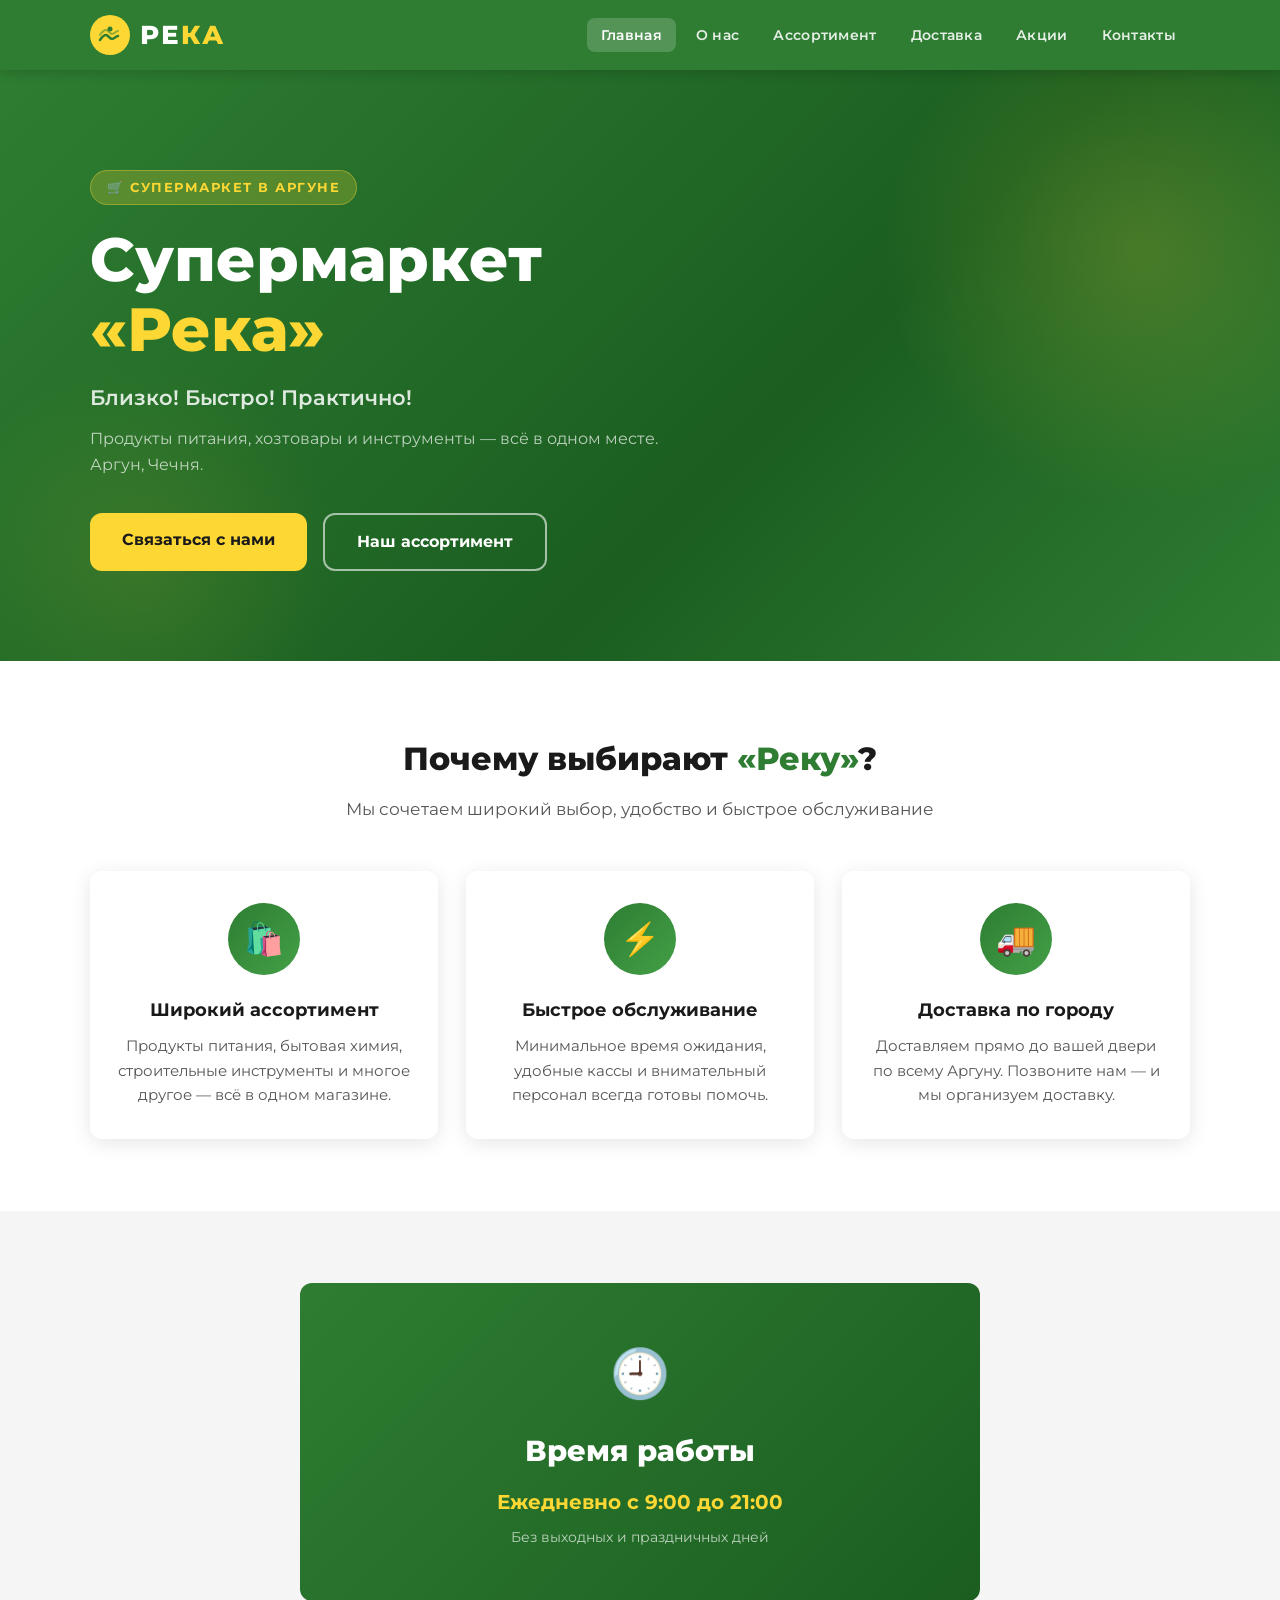
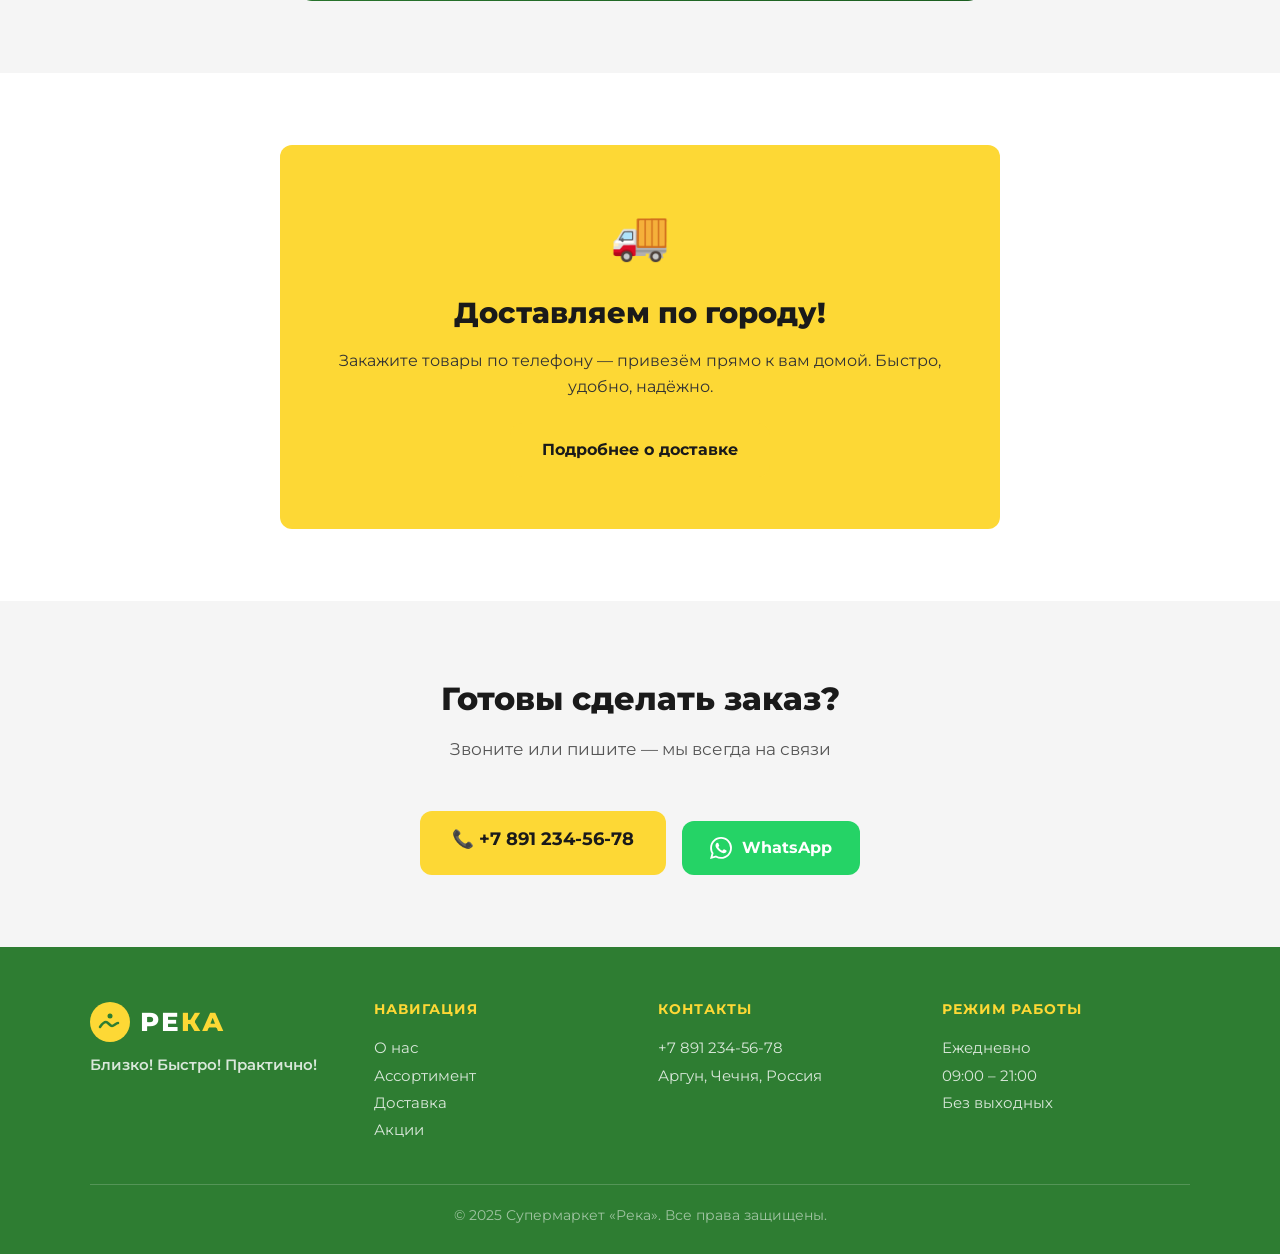
<file: index.html>
<!DOCTYPE html>
<html lang="ru">
<head>
  <meta charset="UTF-8" />
  <meta name="viewport" content="width=device-width, initial-scale=1.0" />
  <title>Супермаркет «Река» — Аргун, Чечня</title>
  <meta name="description" content="Супермаркет Река в Аргуне — продукты питания, хозтовары, инструменты. Ежедневно с 9:00 до 21:00. Доставка по городу." />
  <link rel="stylesheet" href="css/style.css" />
</head>
<body>

  <!-- ── Navbar ── -->
  <nav class="navbar">
    <div class="container navbar__inner">
      <a href="index.html" class="logo">
        <div class="logo__icon">
          <svg viewBox="0 0 24 24" fill="none" xmlns="http://www.w3.org/2000/svg">
            <path d="M2 17c2-3 4-5 6-5s4 4 6 4 4-3 6-3" stroke="#2E7D32" stroke-width="2.5" stroke-linecap="round"/>
            <path d="M2 12c2-3 4-5 6-5s4 4 6 4 4-3 6-3" stroke="#2E7D32" stroke-width="2" stroke-linecap="round" opacity=".5"/>
            <circle cx="12" cy="6" r="2.5" fill="#2E7D32"/>
          </svg>
        </div>
        <span class="logo__text">РЕ<span>КА</span></span>
      </a>
      <ul class="nav-links">
        <li><a href="index.html">Главная</a></li>
        <li><a href="about.html">О нас</a></li>
        <li><a href="assortment.html">Ассортимент</a></li>
        <li><a href="delivery.html">Доставка</a></li>
        <li><a href="promotions.html">Акции</a></li>
        <li><a href="contacts.html">Контакты</a></li>
      </ul>
      <button class="hamburger" aria-label="Меню">
        <span></span><span></span><span></span>
      </button>
    </div>
    <div class="mobile-menu">
      <a href="index.html">Главная</a>
      <a href="about.html">О нас</a>
      <a href="assortment.html">Ассортимент</a>
      <a href="delivery.html">Доставка</a>
      <a href="promotions.html">Акции</a>
      <a href="contacts.html">Контакты</a>
    </div>
  </nav>

  <!-- ── Hero ── -->
  <section class="hero">
    <div class="container">
      <div class="hero__content">
        <div class="hero__badge">🛒 Супермаркет в Аргуне</div>
        <h1 class="hero__title">Супермаркет<br><span>«Река»</span></h1>
        <p class="hero__tagline">Близко! Быстро! Практично!</p>
        <p class="hero__sub">Продукты питания, хозтовары и инструменты — всё в одном месте.<br>Аргун, Чечня.</p>
        <div class="hero__actions">
          <a href="contacts.html" class="btn btn-primary">Связаться с нами</a>
          <a href="assortment.html" class="btn btn-outline" style="color:#fff;border-color:rgba(255,255,255,.6);">Наш ассортимент</a>
        </div>
      </div>
    </div>
  </section>

  <!-- ── Why Us ── -->
  <section class="section">
    <div class="container">
      <h2 class="section-title">Почему выбирают <span>«Реку»</span>?</h2>
      <p class="section-subtitle">Мы сочетаем широкий выбор, удобство и быстрое обслуживание</p>
      <div class="features-grid">
        <div class="card feature-card">
          <div class="feature-card__icon">🛍️</div>
          <h3>Широкий ассортимент</h3>
          <p>Продукты питания, бытовая химия, строительные инструменты и многое другое — всё в одном магазине.</p>
        </div>
        <div class="card feature-card">
          <div class="feature-card__icon">⚡</div>
          <h3>Быстрое обслуживание</h3>
          <p>Минимальное время ожидания, удобные кассы и внимательный персонал всегда готовы помочь.</p>
        </div>
        <div class="card feature-card">
          <div class="feature-card__icon">🚚</div>
          <h3>Доставка по городу</h3>
          <p>Доставляем прямо до вашей двери по всему Аргуну. Позвоните нам — и мы организуем доставку.</p>
        </div>
      </div>
    </div>
  </section>

  <!-- ── Working Hours ── -->
  <section class="section section--light">
    <div class="container">
      <div class="hours-block">
        <div class="hours-block__icon">🕘</div>
        <h2>Время работы</h2>
        <p>Ежедневно с 9:00 до 21:00</p>
        <small>Без выходных и праздничных дней</small>
      </div>
    </div>
  </section>

  <!-- ── Delivery Teaser ── -->
  <section class="section">
    <div class="container">
      <div class="delivery-teaser">
        <div class="delivery-teaser__icon">🚚</div>
        <h2>Доставляем по городу!</h2>
        <p>Закажите товары по телефону — привезём прямо к вам домой. Быстро, удобно, надёжно.</p>
        <a href="delivery.html" class="btn btn-primary">Подробнее о доставке</a>
      </div>
    </div>
  </section>

  <!-- ── CTA Strip ── -->
  <section class="section section--light">
    <div class="container" style="text-align:center;">
      <h2 class="section-title">Готовы сделать заказ?</h2>
      <p class="section-subtitle">Звоните или пишите — мы всегда на связи</p>
      <div style="display:flex;gap:16px;justify-content:center;flex-wrap:wrap;">
        <a href="tel:+78912345678" class="btn btn-primary" style="font-size:1.1rem;">📞 +7 891 234-56-78</a>
        <a href="https://wa.me/78912345678" target="_blank" rel="noopener" class="whatsapp-btn">
          <svg viewBox="0 0 24 24" xmlns="http://www.w3.org/2000/svg"><path d="M17.472 14.382c-.297-.149-1.758-.867-2.03-.967-.273-.099-.471-.148-.67.15-.197.297-.767.966-.94 1.164-.173.199-.347.223-.644.075-.297-.15-1.255-.463-2.39-1.475-.883-.788-1.48-1.761-1.653-2.059-.173-.297-.018-.458.13-.606.134-.133.298-.347.446-.52.149-.174.198-.298.298-.497.099-.198.05-.371-.025-.52-.075-.149-.669-1.612-.916-2.207-.242-.579-.487-.5-.669-.51-.173-.008-.371-.01-.57-.01-.198 0-.52.074-.792.372-.272.297-1.04 1.016-1.04 2.479 0 1.462 1.065 2.875 1.213 3.074.149.198 2.096 3.2 5.077 4.487.709.306 1.262.489 1.694.625.712.227 1.36.195 1.871.118.571-.085 1.758-.719 2.006-1.413.248-.694.248-1.289.173-1.413-.074-.124-.272-.198-.57-.347m-5.421 7.403h-.004a9.87 9.87 0 01-5.031-1.378l-.361-.214-3.741.982.998-3.648-.235-.374a9.86 9.86 0 01-1.51-5.26c.001-5.45 4.436-9.884 9.888-9.884 2.64 0 5.122 1.03 6.988 2.898a9.825 9.825 0 012.893 6.994c-.003 5.45-4.437 9.884-9.885 9.884m8.413-18.297A11.815 11.815 0 0012.05 0C5.495 0 .16 5.335.157 11.892c0 2.096.547 4.142 1.588 5.945L.057 24l6.305-1.654a11.882 11.882 0 005.683 1.448h.005c6.554 0 11.89-5.335 11.893-11.893a11.821 11.821 0 00-3.48-8.413Z"/></svg>
          WhatsApp
        </a>
      </div>
    </div>
  </section>

  <!-- ── Footer ── -->
  <footer class="footer">
    <div class="container">
      <div class="footer__grid">
        <div class="footer__col">
          <a href="index.html" class="logo footer__logo">
            <div class="logo__icon">
              <svg viewBox="0 0 24 24" fill="none" xmlns="http://www.w3.org/2000/svg">
                <path d="M2 17c2-3 4-5 6-5s4 4 6 4 4-3 6-3" stroke="#2E7D32" stroke-width="2.5" stroke-linecap="round"/>
                <circle cx="12" cy="6" r="2.5" fill="#2E7D32"/>
              </svg>
            </div>
            <span class="logo__text">РЕ<span>КА</span></span>
          </a>
          <p class="footer__tagline">Близко! Быстро! Практично!</p>
        </div>
        <div class="footer__col">
          <h4>Навигация</h4>
          <a href="about.html" style="display:block">О нас</a>
          <a href="assortment.html" style="display:block">Ассортимент</a>
          <a href="delivery.html" style="display:block">Доставка</a>
          <a href="promotions.html" style="display:block">Акции</a>
        </div>
        <div class="footer__col">
          <h4>Контакты</h4>
          <a href="tel:+78912345678">+7 891 234-56-78</a>
          <p>Аргун, Чечня, Россия</p>
        </div>
        <div class="footer__col">
          <h4>Режим работы</h4>
          <p>Ежедневно<br>09:00 – 21:00<br>Без выходных</p>
        </div>
      </div>
      <div class="footer__bottom">
        © 2025 Супермаркет «Река». Все права защищены.
      </div>
    </div>
  </footer>

  <script src="js/main.js"></script>
</body>
</html>
</file>
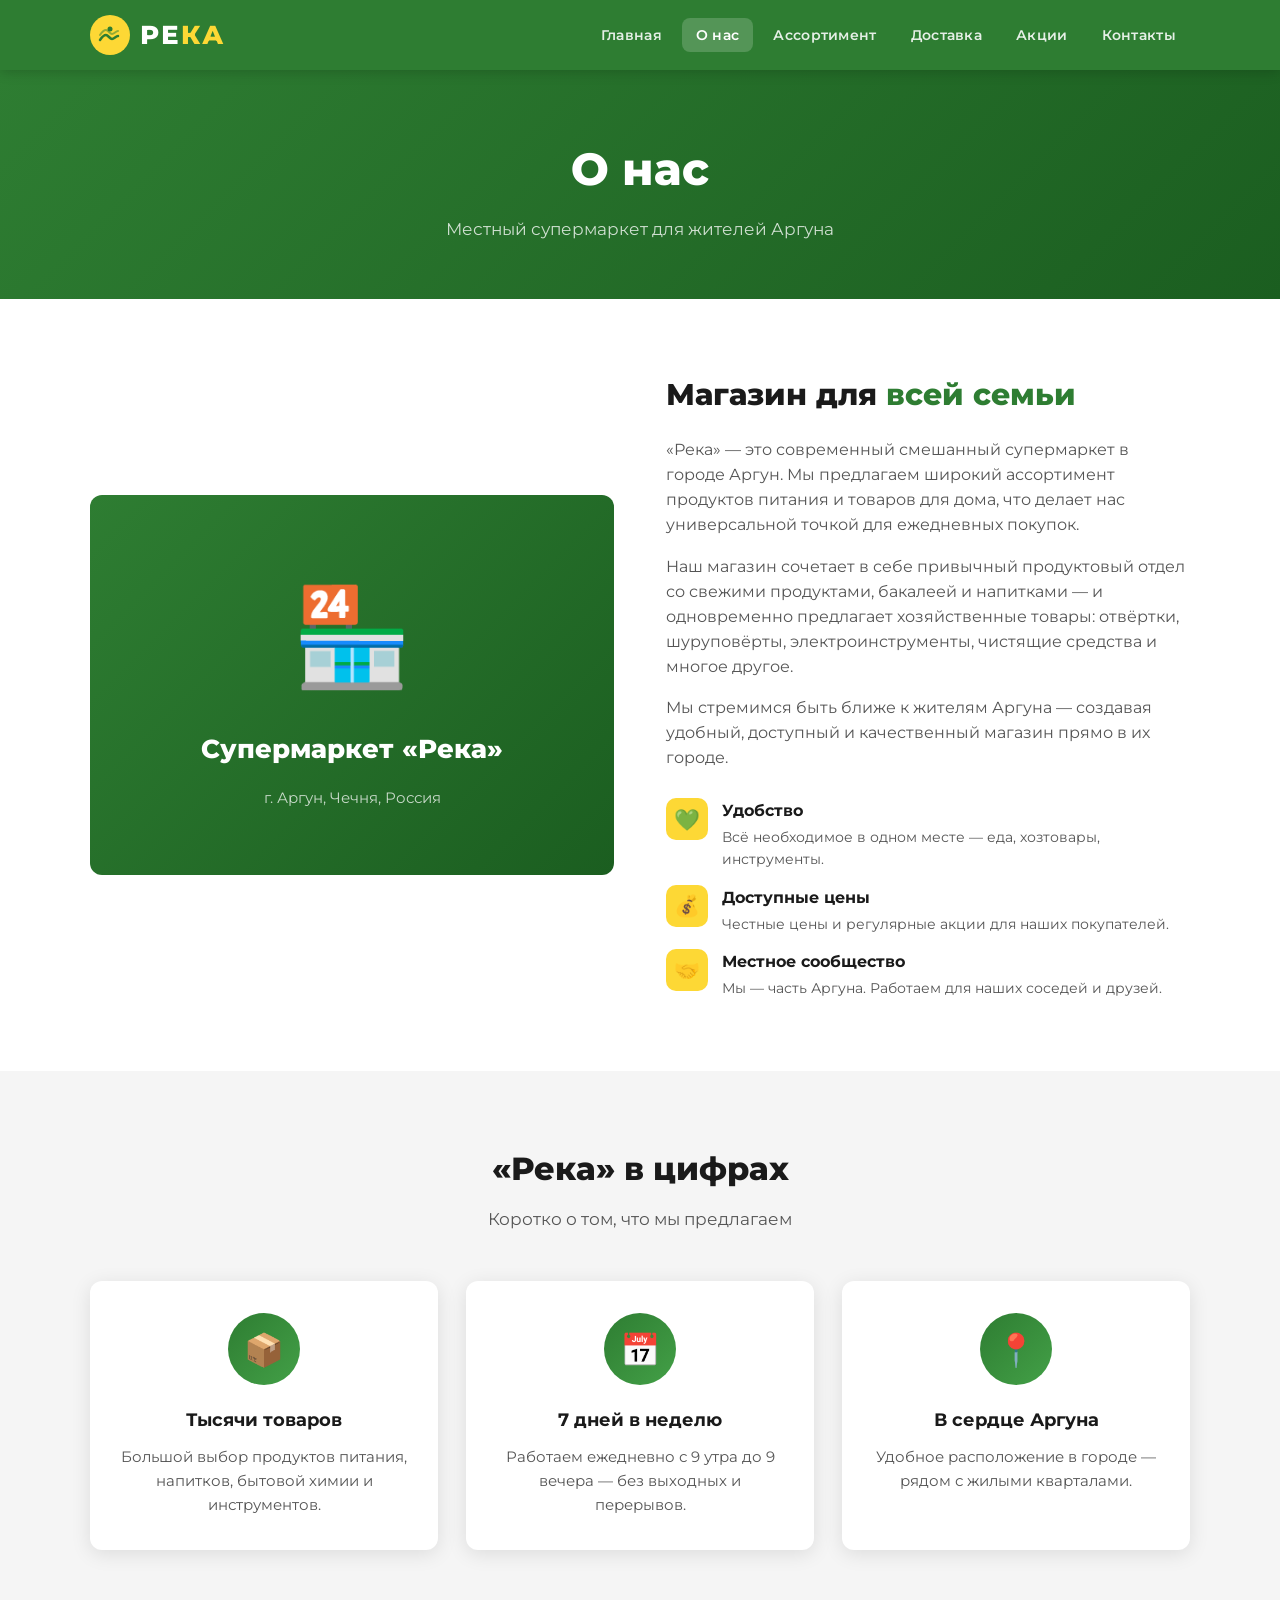
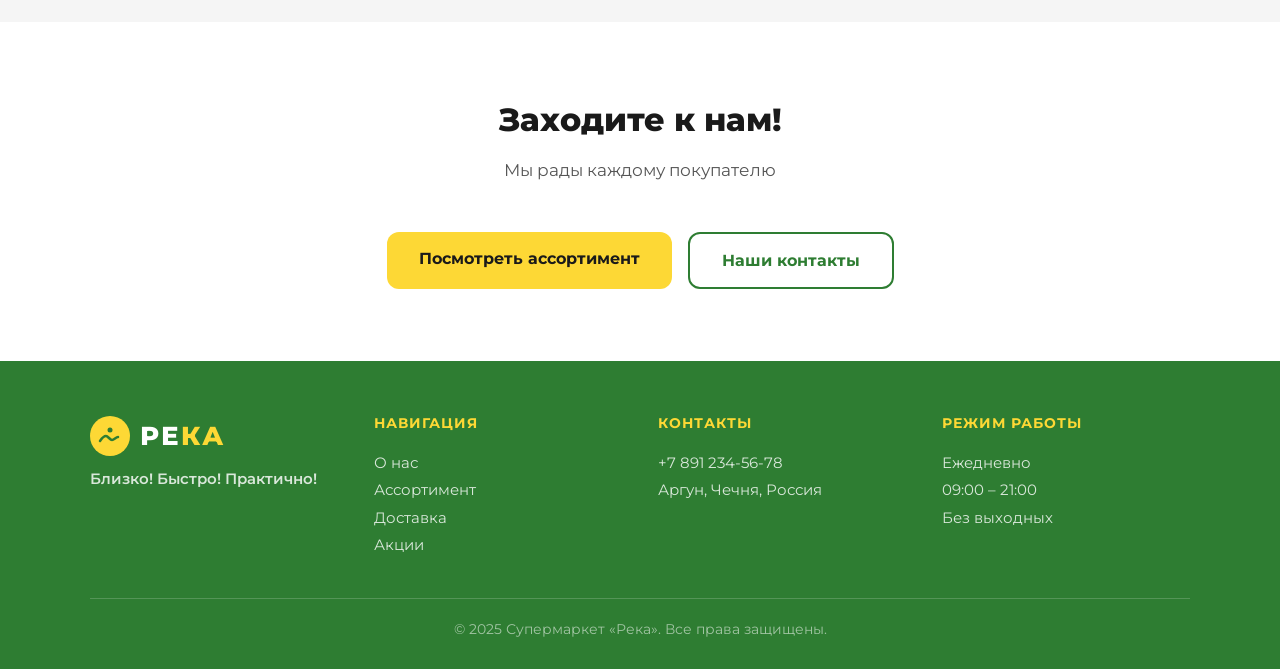
<file: about.html>
<!DOCTYPE html>
<html lang="ru">
<head>
  <meta charset="UTF-8" />
  <meta name="viewport" content="width=device-width, initial-scale=1.0" />
  <title>О нас — Супермаркет «Река»</title>
  <meta name="description" content="Узнайте больше о супермаркете Река в Аргуне, Чечня — наши ценности, история и ассортимент." />
  <link rel="stylesheet" href="css/style.css" />
</head>
<body>

  <!-- ── Navbar ── -->
  <nav class="navbar">
    <div class="container navbar__inner">
      <a href="index.html" class="logo">
        <div class="logo__icon">
          <svg viewBox="0 0 24 24" fill="none" xmlns="http://www.w3.org/2000/svg">
            <path d="M2 17c2-3 4-5 6-5s4 4 6 4 4-3 6-3" stroke="#2E7D32" stroke-width="2.5" stroke-linecap="round"/>
            <path d="M2 12c2-3 4-5 6-5s4 4 6 4 4-3 6-3" stroke="#2E7D32" stroke-width="2" stroke-linecap="round" opacity=".5"/>
            <circle cx="12" cy="6" r="2.5" fill="#2E7D32"/>
          </svg>
        </div>
        <span class="logo__text">РЕ<span>КА</span></span>
      </a>
      <ul class="nav-links">
        <li><a href="index.html">Главная</a></li>
        <li><a href="about.html">О нас</a></li>
        <li><a href="assortment.html">Ассортимент</a></li>
        <li><a href="delivery.html">Доставка</a></li>
        <li><a href="promotions.html">Акции</a></li>
        <li><a href="contacts.html">Контакты</a></li>
      </ul>
      <button class="hamburger" aria-label="Меню">
        <span></span><span></span><span></span>
      </button>
    </div>
    <div class="mobile-menu">
      <a href="index.html">Главная</a>
      <a href="about.html">О нас</a>
      <a href="assortment.html">Ассортимент</a>
      <a href="delivery.html">Доставка</a>
      <a href="promotions.html">Акции</a>
      <a href="contacts.html">Контакты</a>
    </div>
  </nav>

  <!-- ── Page Hero ── -->
  <section class="page-hero">
    <div class="container">
      <h1>О нас</h1>
      <p>Местный супермаркет для жителей Аргуна</p>
    </div>
  </section>

  <!-- ── About Main ── -->
  <section class="section">
    <div class="container">
      <div class="about-grid">
        <div class="about-visual">
          <div class="big-icon">🏪</div>
          <h3>Супермаркет «Река»</h3>
          <p>г. Аргун, Чечня, Россия</p>
        </div>
        <div class="about-text">
          <h2>Магазин для <span>всей семьи</span></h2>
          <p>«Река» — это современный смешанный супермаркет в городе Аргун. Мы предлагаем широкий ассортимент продуктов питания и товаров для дома, что делает нас универсальной точкой для ежедневных покупок.</p>
          <p>Наш магазин сочетает в себе привычный продуктовый отдел со свежими продуктами, бакалеей и напитками — и одновременно предлагает хозяйственные товары: отвёртки, шуруповёрты, электроинструменты, чистящие средства и многое другое.</p>
          <p>Мы стремимся быть ближе к жителям Аргуна — создавая удобный, доступный и качественный магазин прямо в их городе.</p>
          <div class="values-list">
            <div class="value-item">
              <div class="value-item__icon">💚</div>
              <div class="value-item__text">
                <h4>Удобство</h4>
                <p>Всё необходимое в одном месте — еда, хозтовары, инструменты.</p>
              </div>
            </div>
            <div class="value-item">
              <div class="value-item__icon">💰</div>
              <div class="value-item__text">
                <h4>Доступные цены</h4>
                <p>Честные цены и регулярные акции для наших покупателей.</p>
              </div>
            </div>
            <div class="value-item">
              <div class="value-item__icon">🤝</div>
              <div class="value-item__text">
                <h4>Местное сообщество</h4>
                <p>Мы — часть Аргуна. Работаем для наших соседей и друзей.</p>
              </div>
            </div>
          </div>
        </div>
      </div>
    </div>
  </section>

  <!-- ── Stats ── -->
  <section class="section section--light">
    <div class="container">
      <h2 class="section-title">«Река» в цифрах</h2>
      <p class="section-subtitle">Коротко о том, что мы предлагаем</p>
      <div class="features-grid">
        <div class="card feature-card">
          <div class="feature-card__icon">📦</div>
          <h3>Тысячи товаров</h3>
          <p>Большой выбор продуктов питания, напитков, бытовой химии и инструментов.</p>
        </div>
        <div class="card feature-card">
          <div class="feature-card__icon">📅</div>
          <h3>7 дней в неделю</h3>
          <p>Работаем ежедневно с 9 утра до 9 вечера — без выходных и перерывов.</p>
        </div>
        <div class="card feature-card">
          <div class="feature-card__icon">📍</div>
          <h3>В сердце Аргуна</h3>
          <p>Удобное расположение в городе — рядом с жилыми кварталами.</p>
        </div>
      </div>
    </div>
  </section>

  <!-- ── CTA ── -->
  <section class="section">
    <div class="container" style="text-align:center;">
      <h2 class="section-title">Заходите к нам!</h2>
      <p class="section-subtitle">Мы рады каждому покупателю</p>
      <div style="display:flex;gap:16px;justify-content:center;flex-wrap:wrap;">
        <a href="assortment.html" class="btn btn-primary">Посмотреть ассортимент</a>
        <a href="contacts.html" class="btn btn-outline">Наши контакты</a>
      </div>
    </div>
  </section>

  <!-- ── Footer ── -->
  <footer class="footer">
    <div class="container">
      <div class="footer__grid">
        <div class="footer__col">
          <a href="index.html" class="logo footer__logo">
            <div class="logo__icon">
              <svg viewBox="0 0 24 24" fill="none" xmlns="http://www.w3.org/2000/svg">
                <path d="M2 17c2-3 4-5 6-5s4 4 6 4 4-3 6-3" stroke="#2E7D32" stroke-width="2.5" stroke-linecap="round"/>
                <circle cx="12" cy="6" r="2.5" fill="#2E7D32"/>
              </svg>
            </div>
            <span class="logo__text">РЕ<span>КА</span></span>
          </a>
          <p class="footer__tagline">Близко! Быстро! Практично!</p>
        </div>
        <div class="footer__col">
          <h4>Навигация</h4>
          <a href="about.html" style="display:block">О нас</a>
          <a href="assortment.html" style="display:block">Ассортимент</a>
          <a href="delivery.html" style="display:block">Доставка</a>
          <a href="promotions.html" style="display:block">Акции</a>
        </div>
        <div class="footer__col">
          <h4>Контакты</h4>
          <a href="tel:+78912345678">+7 891 234-56-78</a>
          <p>Аргун, Чечня, Россия</p>
        </div>
        <div class="footer__col">
          <h4>Режим работы</h4>
          <p>Ежедневно<br>09:00 – 21:00<br>Без выходных</p>
        </div>
      </div>
      <div class="footer__bottom">
        © 2025 Супермаркет «Река». Все права защищены.
      </div>
    </div>
  </footer>

  <script src="js/main.js"></script>
</body>
</html>
</file>
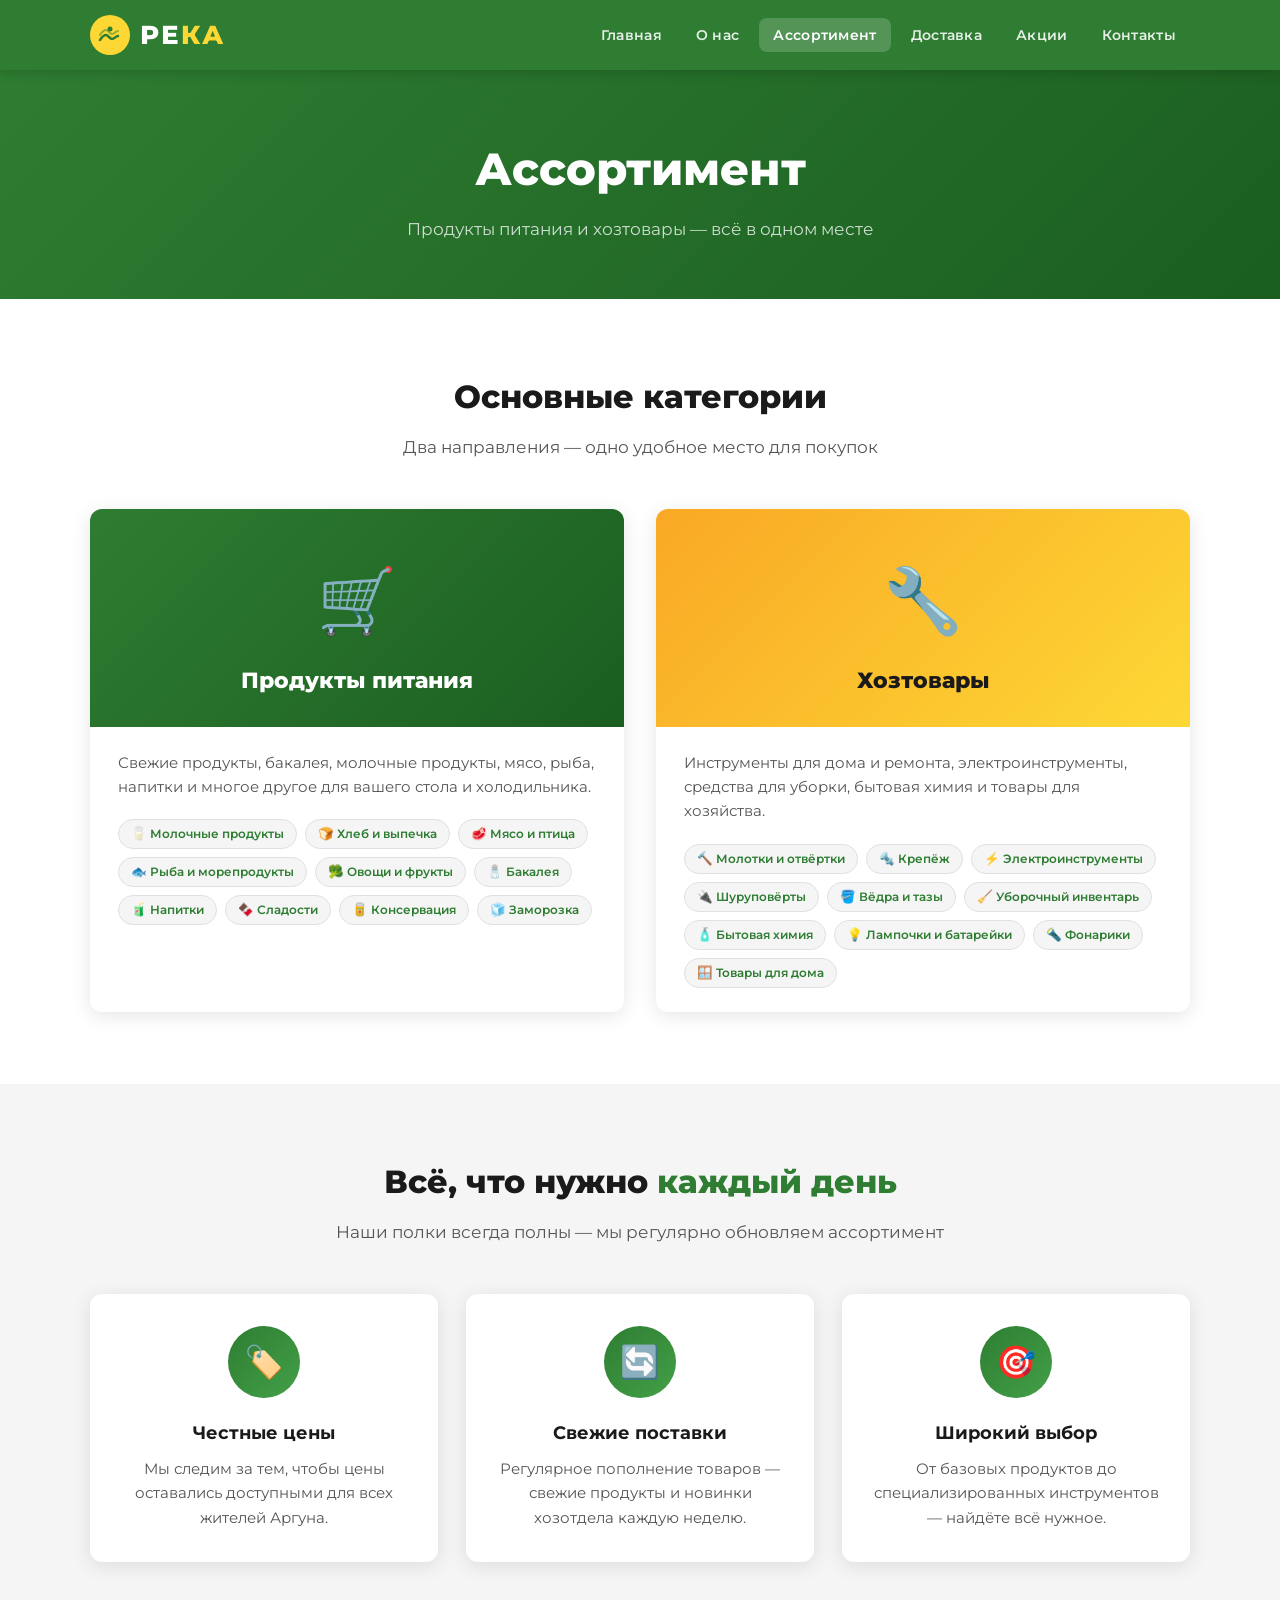
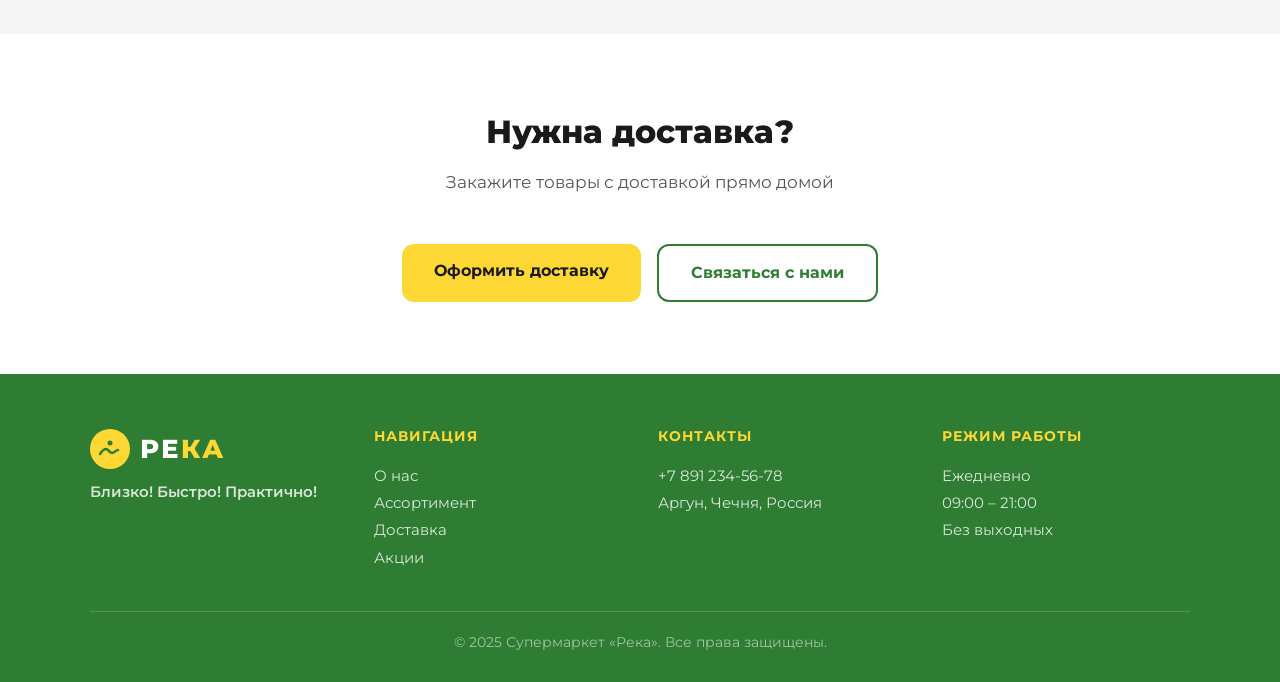
<file: assortment.html>
<!DOCTYPE html>
<html lang="ru">
<head>
  <meta charset="UTF-8" />
  <meta name="viewport" content="width=device-width, initial-scale=1.0" />
  <title>Ассортимент — Супермаркет «Река»</title>
  <meta name="description" content="Ассортимент супермаркета Река: продукты питания, хозтовары, инструменты и многое другое." />
  <link rel="stylesheet" href="css/style.css" />
</head>
<body>

  <!-- ── Navbar ── -->
  <nav class="navbar">
    <div class="container navbar__inner">
      <a href="index.html" class="logo">
        <div class="logo__icon">
          <svg viewBox="0 0 24 24" fill="none" xmlns="http://www.w3.org/2000/svg">
            <path d="M2 17c2-3 4-5 6-5s4 4 6 4 4-3 6-3" stroke="#2E7D32" stroke-width="2.5" stroke-linecap="round"/>
            <path d="M2 12c2-3 4-5 6-5s4 4 6 4 4-3 6-3" stroke="#2E7D32" stroke-width="2" stroke-linecap="round" opacity=".5"/>
            <circle cx="12" cy="6" r="2.5" fill="#2E7D32"/>
          </svg>
        </div>
        <span class="logo__text">РЕ<span>КА</span></span>
      </a>
      <ul class="nav-links">
        <li><a href="index.html">Главная</a></li>
        <li><a href="about.html">О нас</a></li>
        <li><a href="assortment.html">Ассортимент</a></li>
        <li><a href="delivery.html">Доставка</a></li>
        <li><a href="promotions.html">Акции</a></li>
        <li><a href="contacts.html">Контакты</a></li>
      </ul>
      <button class="hamburger" aria-label="Меню">
        <span></span><span></span><span></span>
      </button>
    </div>
    <div class="mobile-menu">
      <a href="index.html">Главная</a>
      <a href="about.html">О нас</a>
      <a href="assortment.html">Ассортимент</a>
      <a href="delivery.html">Доставка</a>
      <a href="promotions.html">Акции</a>
      <a href="contacts.html">Контакты</a>
    </div>
  </nav>

  <!-- ── Page Hero ── -->
  <section class="page-hero">
    <div class="container">
      <h1>Ассортимент</h1>
      <p>Продукты питания и хозтовары — всё в одном месте</p>
    </div>
  </section>

  <!-- ── Main Categories ── -->
  <section class="section">
    <div class="container">
      <h2 class="section-title">Основные категории</h2>
      <p class="section-subtitle">Два направления — одно удобное место для покупок</p>
      <div class="assortment-grid">

        <!-- Groceries -->
        <div class="category-card">
          <div class="category-card__header category-card__header--green">
            <div class="category-card__emoji">🛒</div>
            <h3>Продукты питания</h3>
          </div>
          <div class="category-card__body">
            <p>Свежие продукты, бакалея, молочные продукты, мясо, рыба, напитки и многое другое для вашего стола и холодильника.</p>
            <div class="tag-list">
              <span class="tag">🥛 Молочные продукты</span>
              <span class="tag">🍞 Хлеб и выпечка</span>
              <span class="tag">🥩 Мясо и птица</span>
              <span class="tag">🐟 Рыба и морепродукты</span>
              <span class="tag">🥦 Овощи и фрукты</span>
              <span class="tag">🧂 Бакалея</span>
              <span class="tag">🧃 Напитки</span>
              <span class="tag">🍫 Сладости</span>
              <span class="tag">🥫 Консервация</span>
              <span class="tag">🧊 Заморозка</span>
            </div>
          </div>
        </div>

        <!-- Household -->
        <div class="category-card">
          <div class="category-card__header category-card__header--yellow">
            <div class="category-card__emoji">🔧</div>
            <h3>Хозтовары</h3>
          </div>
          <div class="category-card__body">
            <p>Инструменты для дома и ремонта, электроинструменты, средства для уборки, бытовая химия и товары для хозяйства.</p>
            <div class="tag-list">
              <span class="tag">🔨 Молотки и отвёртки</span>
              <span class="tag">🔩 Крепёж</span>
              <span class="tag">⚡ Электроинструменты</span>
              <span class="tag">🔌 Шуруповёрты</span>
              <span class="tag">🪣 Вёдра и тазы</span>
              <span class="tag">🧹 Уборочный инвентарь</span>
              <span class="tag">🧴 Бытовая химия</span>
              <span class="tag">💡 Лампочки и батарейки</span>
              <span class="tag">🔦 Фонарики</span>
              <span class="tag">🪟 Товары для дома</span>
            </div>
          </div>
        </div>

      </div>
    </div>
  </section>

  <!-- ── Additional info ── -->
  <section class="section section--light">
    <div class="container">
      <h2 class="section-title">Всё, что нужно <span>каждый день</span></h2>
      <p class="section-subtitle">Наши полки всегда полны — мы регулярно обновляем ассортимент</p>
      <div class="features-grid">
        <div class="card feature-card">
          <div class="feature-card__icon">🏷️</div>
          <h3>Честные цены</h3>
          <p>Мы следим за тем, чтобы цены оставались доступными для всех жителей Аргуна.</p>
        </div>
        <div class="card feature-card">
          <div class="feature-card__icon">🔄</div>
          <h3>Свежие поставки</h3>
          <p>Регулярное пополнение товаров — свежие продукты и новинки хозотдела каждую неделю.</p>
        </div>
        <div class="card feature-card">
          <div class="feature-card__icon">🎯</div>
          <h3>Широкий выбор</h3>
          <p>От базовых продуктов до специализированных инструментов — найдёте всё нужное.</p>
        </div>
      </div>
    </div>
  </section>

  <!-- ── CTA ── -->
  <section class="section">
    <div class="container" style="text-align:center;">
      <h2 class="section-title">Нужна доставка?</h2>
      <p class="section-subtitle">Закажите товары с доставкой прямо домой</p>
      <div style="display:flex;gap:16px;justify-content:center;flex-wrap:wrap;">
        <a href="delivery.html" class="btn btn-primary">Оформить доставку</a>
        <a href="contacts.html" class="btn btn-outline">Связаться с нами</a>
      </div>
    </div>
  </section>

  <!-- ── Footer ── -->
  <footer class="footer">
    <div class="container">
      <div class="footer__grid">
        <div class="footer__col">
          <a href="index.html" class="logo footer__logo">
            <div class="logo__icon">
              <svg viewBox="0 0 24 24" fill="none" xmlns="http://www.w3.org/2000/svg">
                <path d="M2 17c2-3 4-5 6-5s4 4 6 4 4-3 6-3" stroke="#2E7D32" stroke-width="2.5" stroke-linecap="round"/>
                <circle cx="12" cy="6" r="2.5" fill="#2E7D32"/>
              </svg>
            </div>
            <span class="logo__text">РЕ<span>КА</span></span>
          </a>
          <p class="footer__tagline">Близко! Быстро! Практично!</p>
        </div>
        <div class="footer__col">
          <h4>Навигация</h4>
          <a href="about.html" style="display:block">О нас</a>
          <a href="assortment.html" style="display:block">Ассортимент</a>
          <a href="delivery.html" style="display:block">Доставка</a>
          <a href="promotions.html" style="display:block">Акции</a>
        </div>
        <div class="footer__col">
          <h4>Контакты</h4>
          <a href="tel:+78912345678">+7 891 234-56-78</a>
          <p>Аргун, Чечня, Россия</p>
        </div>
        <div class="footer__col">
          <h4>Режим работы</h4>
          <p>Ежедневно<br>09:00 – 21:00<br>Без выходных</p>
        </div>
      </div>
      <div class="footer__bottom">
        © 2025 Супермаркет «Река». Все права защищены.
      </div>
    </div>
  </footer>

  <script src="js/main.js"></script>
</body>
</html>
</file>
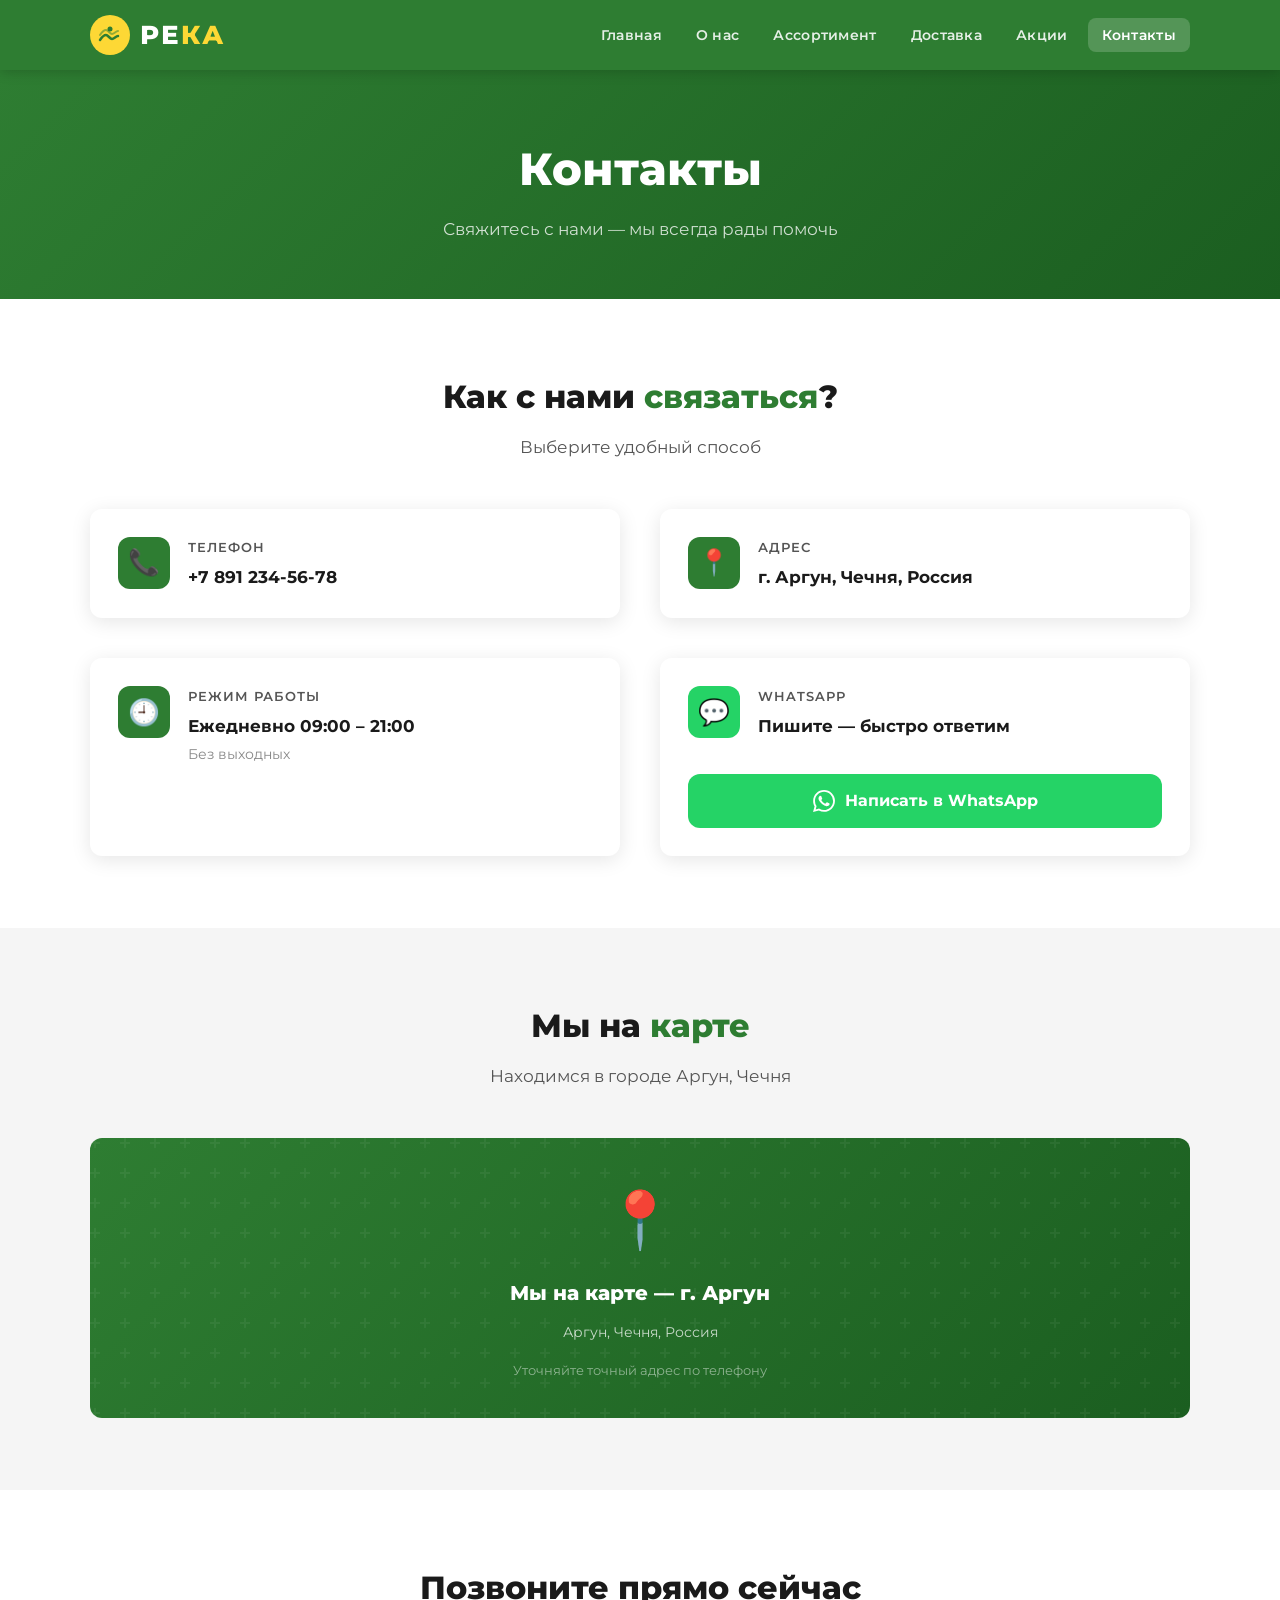
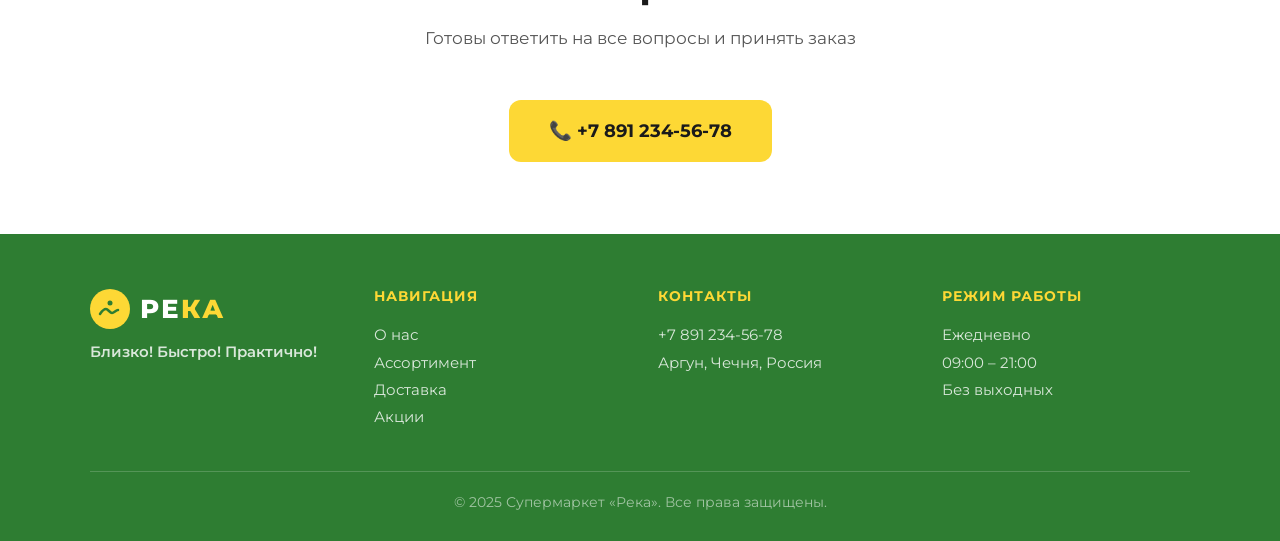
<file: contacts.html>
<!DOCTYPE html>
<html lang="ru">
<head>
  <meta charset="UTF-8" />
  <meta name="viewport" content="width=device-width, initial-scale=1.0" />
  <title>Контакты — Супермаркет «Река»</title>
  <meta name="description" content="Контакты супермаркета Река в Аргуне. Телефон: +7 891 234-56-78. WhatsApp, адрес и время работы." />
  <link rel="stylesheet" href="css/style.css" />
</head>
<body>

  <!-- ── Navbar ── -->
  <nav class="navbar">
    <div class="container navbar__inner">
      <a href="index.html" class="logo">
        <div class="logo__icon">
          <svg viewBox="0 0 24 24" fill="none" xmlns="http://www.w3.org/2000/svg">
            <path d="M2 17c2-3 4-5 6-5s4 4 6 4 4-3 6-3" stroke="#2E7D32" stroke-width="2.5" stroke-linecap="round"/>
            <path d="M2 12c2-3 4-5 6-5s4 4 6 4 4-3 6-3" stroke="#2E7D32" stroke-width="2" stroke-linecap="round" opacity=".5"/>
            <circle cx="12" cy="6" r="2.5" fill="#2E7D32"/>
          </svg>
        </div>
        <span class="logo__text">РЕ<span>КА</span></span>
      </a>
      <ul class="nav-links">
        <li><a href="index.html">Главная</a></li>
        <li><a href="about.html">О нас</a></li>
        <li><a href="assortment.html">Ассортимент</a></li>
        <li><a href="delivery.html">Доставка</a></li>
        <li><a href="promotions.html">Акции</a></li>
        <li><a href="contacts.html">Контакты</a></li>
      </ul>
      <button class="hamburger" aria-label="Меню">
        <span></span><span></span><span></span>
      </button>
    </div>
    <div class="mobile-menu">
      <a href="index.html">Главная</a>
      <a href="about.html">О нас</a>
      <a href="assortment.html">Ассортимент</a>
      <a href="delivery.html">Доставка</a>
      <a href="promotions.html">Акции</a>
      <a href="contacts.html">Контакты</a>
    </div>
  </nav>

  <!-- ── Page Hero ── -->
  <section class="page-hero">
    <div class="container">
      <h1>Контакты</h1>
      <p>Свяжитесь с нами — мы всегда рады помочь</p>
    </div>
  </section>

  <!-- ── Contacts Grid ── -->
  <section class="section">
    <div class="container">
      <h2 class="section-title">Как с нами <span>связаться</span>?</h2>
      <p class="section-subtitle">Выберите удобный способ</p>
      <div class="contacts-grid">

        <div class="contact-item">
          <div class="contact-item__icon">📞</div>
          <div class="contact-item__text">
            <h4>Телефон</h4>
            <a href="tel:+78912345678">+7 891 234-56-78</a>
          </div>
        </div>

        <div class="contact-item">
          <div class="contact-item__icon">📍</div>
          <div class="contact-item__text">
            <h4>Адрес</h4>
            <p>г. Аргун, Чечня, Россия</p>
          </div>
        </div>

        <div class="contact-item">
          <div class="contact-item__icon">🕘</div>
          <div class="contact-item__text">
            <h4>Режим работы</h4>
            <p>Ежедневно 09:00 – 21:00<br><span style="font-size:.85rem;font-weight:400;color:#888;">Без выходных</span></p>
          </div>
        </div>

        <div class="contact-item" style="flex-direction:column;align-items:flex-start;">
          <div style="display:flex;align-items:flex-start;gap:18px;width:100%;">
            <div class="contact-item__icon" style="background:#25D366;">💬</div>
            <div class="contact-item__text">
              <h4>WhatsApp</h4>
              <p>Пишите — быстро ответим</p>
            </div>
          </div>
          <a href="https://wa.me/78912345678" target="_blank" rel="noopener" class="whatsapp-btn" style="margin-top:16px;width:100%;justify-content:center;">
            <svg viewBox="0 0 24 24" xmlns="http://www.w3.org/2000/svg"><path d="M17.472 14.382c-.297-.149-1.758-.867-2.03-.967-.273-.099-.471-.148-.67.15-.197.297-.767.966-.94 1.164-.173.199-.347.223-.644.075-.297-.15-1.255-.463-2.39-1.475-.883-.788-1.48-1.761-1.653-2.059-.173-.297-.018-.458.13-.606.134-.133.298-.347.446-.52.149-.174.198-.298.298-.497.099-.198.05-.371-.025-.52-.075-.149-.669-1.612-.916-2.207-.242-.579-.487-.5-.669-.51-.173-.008-.371-.01-.57-.01-.198 0-.52.074-.792.372-.272.297-1.04 1.016-1.04 2.479 0 1.462 1.065 2.875 1.213 3.074.149.198 2.096 3.2 5.077 4.487.709.306 1.262.489 1.694.625.712.227 1.36.195 1.871.118.571-.085 1.758-.719 2.006-1.413.248-.694.248-1.289.173-1.413-.074-.124-.272-.198-.57-.347m-5.421 7.403h-.004a9.87 9.87 0 01-5.031-1.378l-.361-.214-3.741.982.998-3.648-.235-.374a9.86 9.86 0 01-1.51-5.26c.001-5.45 4.436-9.884 9.888-9.884 2.64 0 5.122 1.03 6.988 2.898a9.825 9.825 0 012.893 6.994c-.003 5.45-4.437 9.884-9.885 9.884m8.413-18.297A11.815 11.815 0 0012.05 0C5.495 0 .16 5.335.157 11.892c0 2.096.547 4.142 1.588 5.945L.057 24l6.305-1.654a11.882 11.882 0 005.683 1.448h.005c6.554 0 11.89-5.335 11.893-11.893a11.821 11.821 0 00-3.48-8.413Z"/></svg>
            Написать в WhatsApp
          </a>
        </div>

      </div>
    </div>
  </section>

  <!-- ── Map Placeholder ── -->
  <section class="section section--light">
    <div class="container">
      <h2 class="section-title">Мы на <span>карте</span></h2>
      <p class="section-subtitle">Находимся в городе Аргун, Чечня</p>
      <div class="map-placeholder">
        <div class="map-icon">📍</div>
        <h3>Мы на карте — г. Аргун</h3>
        <p>Аргун, Чечня, Россия</p>
        <p style="font-size:.82rem;opacity:.65;margin-top:4px;">Уточняйте точный адрес по телефону</p>
      </div>
    </div>
  </section>

  <!-- ── Quick CTA ── -->
  <section class="section">
    <div class="container" style="text-align:center;">
      <h2 class="section-title">Позвоните прямо сейчас</h2>
      <p class="section-subtitle">Готовы ответить на все вопросы и принять заказ</p>
      <a href="tel:+78912345678" class="btn btn-primary" style="font-size:1.15rem;padding:16px 40px;">
        📞 +7 891 234-56-78
      </a>
    </div>
  </section>

  <!-- ── Footer ── -->
  <footer class="footer">
    <div class="container">
      <div class="footer__grid">
        <div class="footer__col">
          <a href="index.html" class="logo footer__logo">
            <div class="logo__icon">
              <svg viewBox="0 0 24 24" fill="none" xmlns="http://www.w3.org/2000/svg">
                <path d="M2 17c2-3 4-5 6-5s4 4 6 4 4-3 6-3" stroke="#2E7D32" stroke-width="2.5" stroke-linecap="round"/>
                <circle cx="12" cy="6" r="2.5" fill="#2E7D32"/>
              </svg>
            </div>
            <span class="logo__text">РЕ<span>КА</span></span>
          </a>
          <p class="footer__tagline">Близко! Быстро! Практично!</p>
        </div>
        <div class="footer__col">
          <h4>Навигация</h4>
          <a href="about.html" style="display:block">О нас</a>
          <a href="assortment.html" style="display:block">Ассортимент</a>
          <a href="delivery.html" style="display:block">Доставка</a>
          <a href="promotions.html" style="display:block">Акции</a>
        </div>
        <div class="footer__col">
          <h4>Контакты</h4>
          <a href="tel:+78912345678">+7 891 234-56-78</a>
          <p>Аргун, Чечня, Россия</p>
        </div>
        <div class="footer__col">
          <h4>Режим работы</h4>
          <p>Ежедневно<br>09:00 – 21:00<br>Без выходных</p>
        </div>
      </div>
      <div class="footer__bottom">
        © 2025 Супермаркет «Река». Все права защищены.
      </div>
    </div>
  </footer>

  <script src="js/main.js"></script>
</body>
</html>
</file>
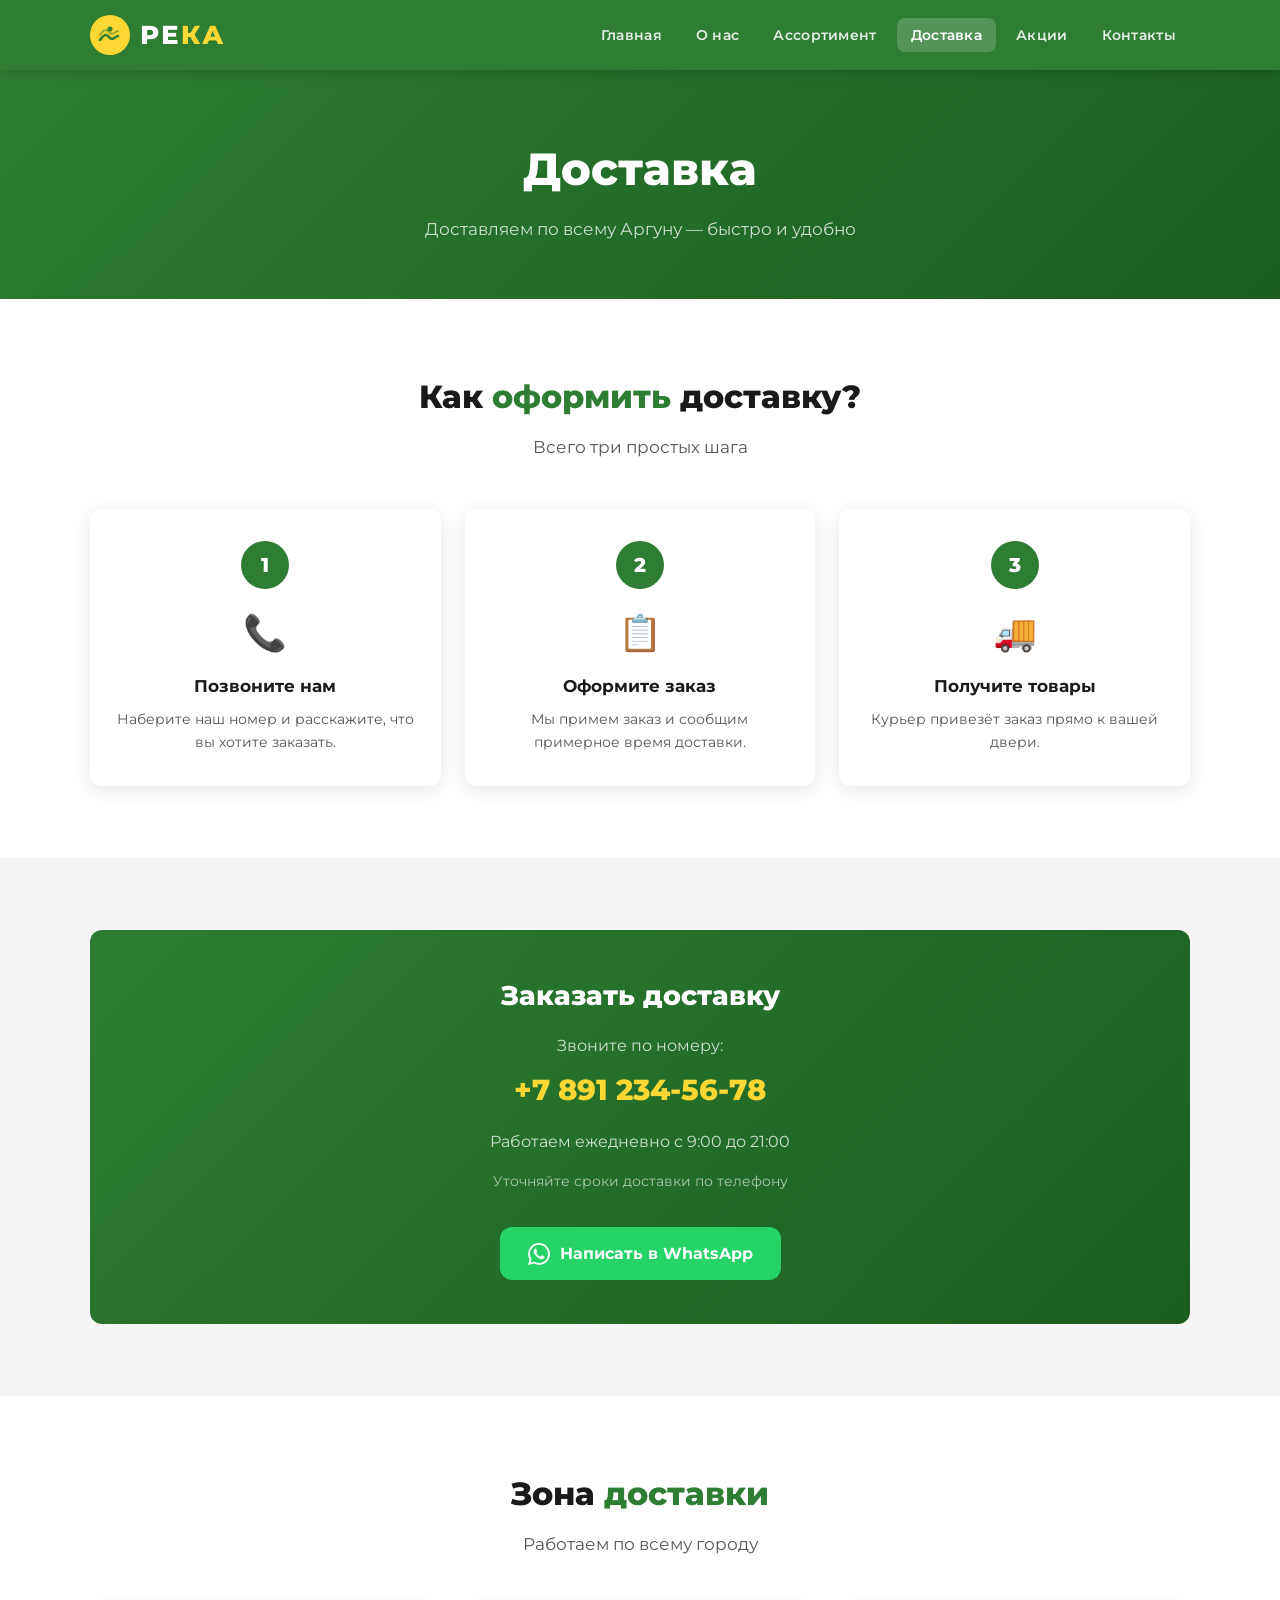
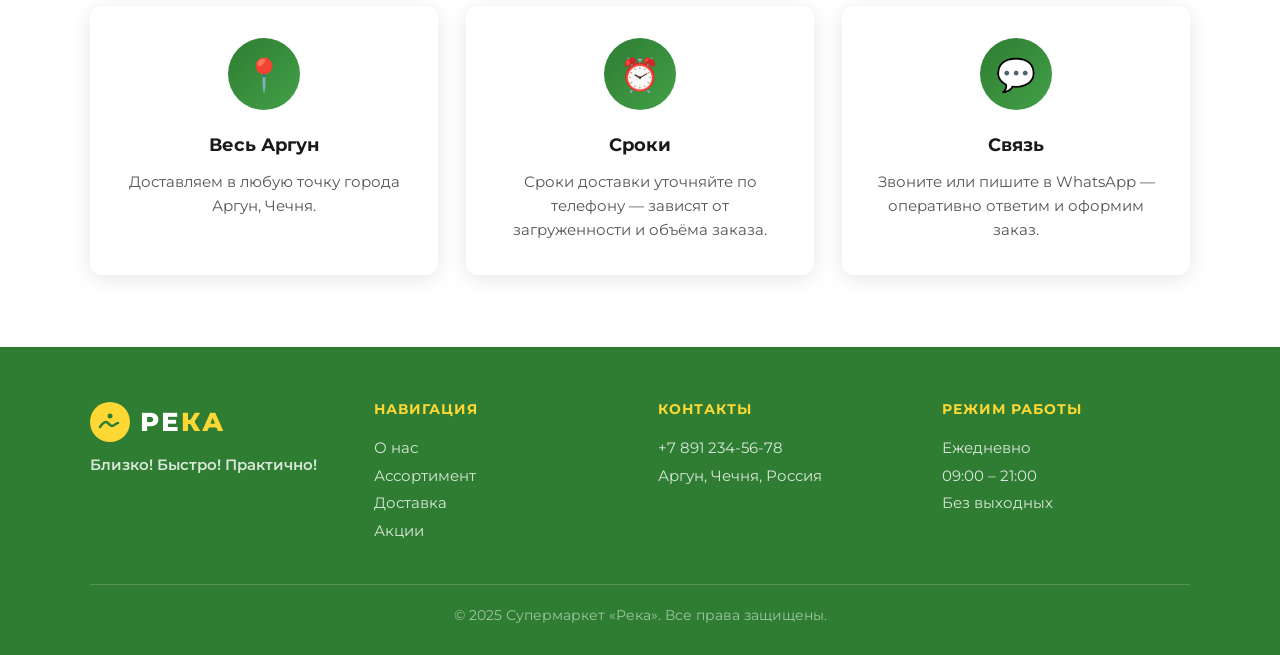
<file: delivery.html>
<!DOCTYPE html>
<html lang="ru">
<head>
  <meta charset="UTF-8" />
  <meta name="viewport" content="width=device-width, initial-scale=1.0" />
  <title>Доставка — Супермаркет «Река»</title>
  <meta name="description" content="Доставка товаров из супермаркета Река по Аргуну. Звоните: +7 891 234-56-78." />
  <link rel="stylesheet" href="css/style.css" />
</head>
<body>

  <!-- ── Navbar ── -->
  <nav class="navbar">
    <div class="container navbar__inner">
      <a href="index.html" class="logo">
        <div class="logo__icon">
          <svg viewBox="0 0 24 24" fill="none" xmlns="http://www.w3.org/2000/svg">
            <path d="M2 17c2-3 4-5 6-5s4 4 6 4 4-3 6-3" stroke="#2E7D32" stroke-width="2.5" stroke-linecap="round"/>
            <path d="M2 12c2-3 4-5 6-5s4 4 6 4 4-3 6-3" stroke="#2E7D32" stroke-width="2" stroke-linecap="round" opacity=".5"/>
            <circle cx="12" cy="6" r="2.5" fill="#2E7D32"/>
          </svg>
        </div>
        <span class="logo__text">РЕ<span>КА</span></span>
      </a>
      <ul class="nav-links">
        <li><a href="index.html">Главная</a></li>
        <li><a href="about.html">О нас</a></li>
        <li><a href="assortment.html">Ассортимент</a></li>
        <li><a href="delivery.html">Доставка</a></li>
        <li><a href="promotions.html">Акции</a></li>
        <li><a href="contacts.html">Контакты</a></li>
      </ul>
      <button class="hamburger" aria-label="Меню">
        <span></span><span></span><span></span>
      </button>
    </div>
    <div class="mobile-menu">
      <a href="index.html">Главная</a>
      <a href="about.html">О нас</a>
      <a href="assortment.html">Ассортимент</a>
      <a href="delivery.html">Доставка</a>
      <a href="promotions.html">Акции</a>
      <a href="contacts.html">Контакты</a>
    </div>
  </nav>

  <!-- ── Page Hero ── -->
  <section class="page-hero">
    <div class="container">
      <h1>Доставка</h1>
      <p>Доставляем по всему Аргуну — быстро и удобно</p>
    </div>
  </section>

  <!-- ── Delivery Steps ── -->
  <section class="section">
    <div class="container">
      <h2 class="section-title">Как <span>оформить</span> доставку?</h2>
      <p class="section-subtitle">Всего три простых шага</p>
      <div class="delivery-steps">
        <div class="step-card">
          <div class="step-card__num">1</div>
          <div class="step-card__icon">📞</div>
          <h3>Позвоните нам</h3>
          <p>Наберите наш номер и расскажите, что вы хотите заказать.</p>
        </div>
        <div class="step-card">
          <div class="step-card__num">2</div>
          <div class="step-card__icon">📋</div>
          <h3>Оформите заказ</h3>
          <p>Мы примем заказ и сообщим примерное время доставки.</p>
        </div>
        <div class="step-card">
          <div class="step-card__num">3</div>
          <div class="step-card__icon">🚚</div>
          <h3>Получите товары</h3>
          <p>Курьер привезёт заказ прямо к вашей двери.</p>
        </div>
      </div>
    </div>
  </section>

  <!-- ── Delivery Info Box ── -->
  <section class="section section--light">
    <div class="container">
      <div class="delivery-info-box">
        <h2>Заказать доставку</h2>
        <p>Звоните по номеру:</p>
        <a href="tel:+78912345678" class="phone-link">+7 891 234-56-78</a>
        <p>Работаем ежедневно с 9:00 до 21:00</p>
        <p style="margin-top:16px; font-size:.9rem; opacity:.8;">Уточняйте сроки доставки по телефону</p>
        <div style="margin-top:24px;">
          <a href="https://wa.me/78912345678" target="_blank" rel="noopener" class="whatsapp-btn">
            <svg viewBox="0 0 24 24" xmlns="http://www.w3.org/2000/svg"><path d="M17.472 14.382c-.297-.149-1.758-.867-2.03-.967-.273-.099-.471-.148-.67.15-.197.297-.767.966-.94 1.164-.173.199-.347.223-.644.075-.297-.15-1.255-.463-2.39-1.475-.883-.788-1.48-1.761-1.653-2.059-.173-.297-.018-.458.13-.606.134-.133.298-.347.446-.52.149-.174.198-.298.298-.497.099-.198.05-.371-.025-.52-.075-.149-.669-1.612-.916-2.207-.242-.579-.487-.5-.669-.51-.173-.008-.371-.01-.57-.01-.198 0-.52.074-.792.372-.272.297-1.04 1.016-1.04 2.479 0 1.462 1.065 2.875 1.213 3.074.149.198 2.096 3.2 5.077 4.487.709.306 1.262.489 1.694.625.712.227 1.36.195 1.871.118.571-.085 1.758-.719 2.006-1.413.248-.694.248-1.289.173-1.413-.074-.124-.272-.198-.57-.347m-5.421 7.403h-.004a9.87 9.87 0 01-5.031-1.378l-.361-.214-3.741.982.998-3.648-.235-.374a9.86 9.86 0 01-1.51-5.26c.001-5.45 4.436-9.884 9.888-9.884 2.64 0 5.122 1.03 6.988 2.898a9.825 9.825 0 012.893 6.994c-.003 5.45-4.437 9.884-9.885 9.884m8.413-18.297A11.815 11.815 0 0012.05 0C5.495 0 .16 5.335.157 11.892c0 2.096.547 4.142 1.588 5.945L.057 24l6.305-1.654a11.882 11.882 0 005.683 1.448h.005c6.554 0 11.89-5.335 11.893-11.893a11.821 11.821 0 00-3.48-8.413Z"/></svg>
            Написать в WhatsApp
          </a>
        </div>
      </div>
    </div>
  </section>

  <!-- ── Zone & Details ── -->
  <section class="section">
    <div class="container">
      <h2 class="section-title">Зона <span>доставки</span></h2>
      <p class="section-subtitle">Работаем по всему городу</p>
      <div class="features-grid">
        <div class="card feature-card">
          <div class="feature-card__icon">📍</div>
          <h3>Весь Аргун</h3>
          <p>Доставляем в любую точку города Аргун, Чечня.</p>
        </div>
        <div class="card feature-card">
          <div class="feature-card__icon">⏰</div>
          <h3>Сроки</h3>
          <p>Сроки доставки уточняйте по телефону — зависят от загруженности и объёма заказа.</p>
        </div>
        <div class="card feature-card">
          <div class="feature-card__icon">💬</div>
          <h3>Связь</h3>
          <p>Звоните или пишите в WhatsApp — оперативно ответим и оформим заказ.</p>
        </div>
      </div>
    </div>
  </section>

  <!-- ── Footer ── -->
  <footer class="footer">
    <div class="container">
      <div class="footer__grid">
        <div class="footer__col">
          <a href="index.html" class="logo footer__logo">
            <div class="logo__icon">
              <svg viewBox="0 0 24 24" fill="none" xmlns="http://www.w3.org/2000/svg">
                <path d="M2 17c2-3 4-5 6-5s4 4 6 4 4-3 6-3" stroke="#2E7D32" stroke-width="2.5" stroke-linecap="round"/>
                <circle cx="12" cy="6" r="2.5" fill="#2E7D32"/>
              </svg>
            </div>
            <span class="logo__text">РЕ<span>КА</span></span>
          </a>
          <p class="footer__tagline">Близко! Быстро! Практично!</p>
        </div>
        <div class="footer__col">
          <h4>Навигация</h4>
          <a href="about.html" style="display:block">О нас</a>
          <a href="assortment.html" style="display:block">Ассортимент</a>
          <a href="delivery.html" style="display:block">Доставка</a>
          <a href="promotions.html" style="display:block">Акции</a>
        </div>
        <div class="footer__col">
          <h4>Контакты</h4>
          <a href="tel:+78912345678">+7 891 234-56-78</a>
          <p>Аргун, Чечня, Россия</p>
        </div>
        <div class="footer__col">
          <h4>Режим работы</h4>
          <p>Ежедневно<br>09:00 – 21:00<br>Без выходных</p>
        </div>
      </div>
      <div class="footer__bottom">
        © 2025 Супермаркет «Река». Все права защищены.
      </div>
    </div>
  </footer>

  <script src="js/main.js"></script>
</body>
</html>
</file>
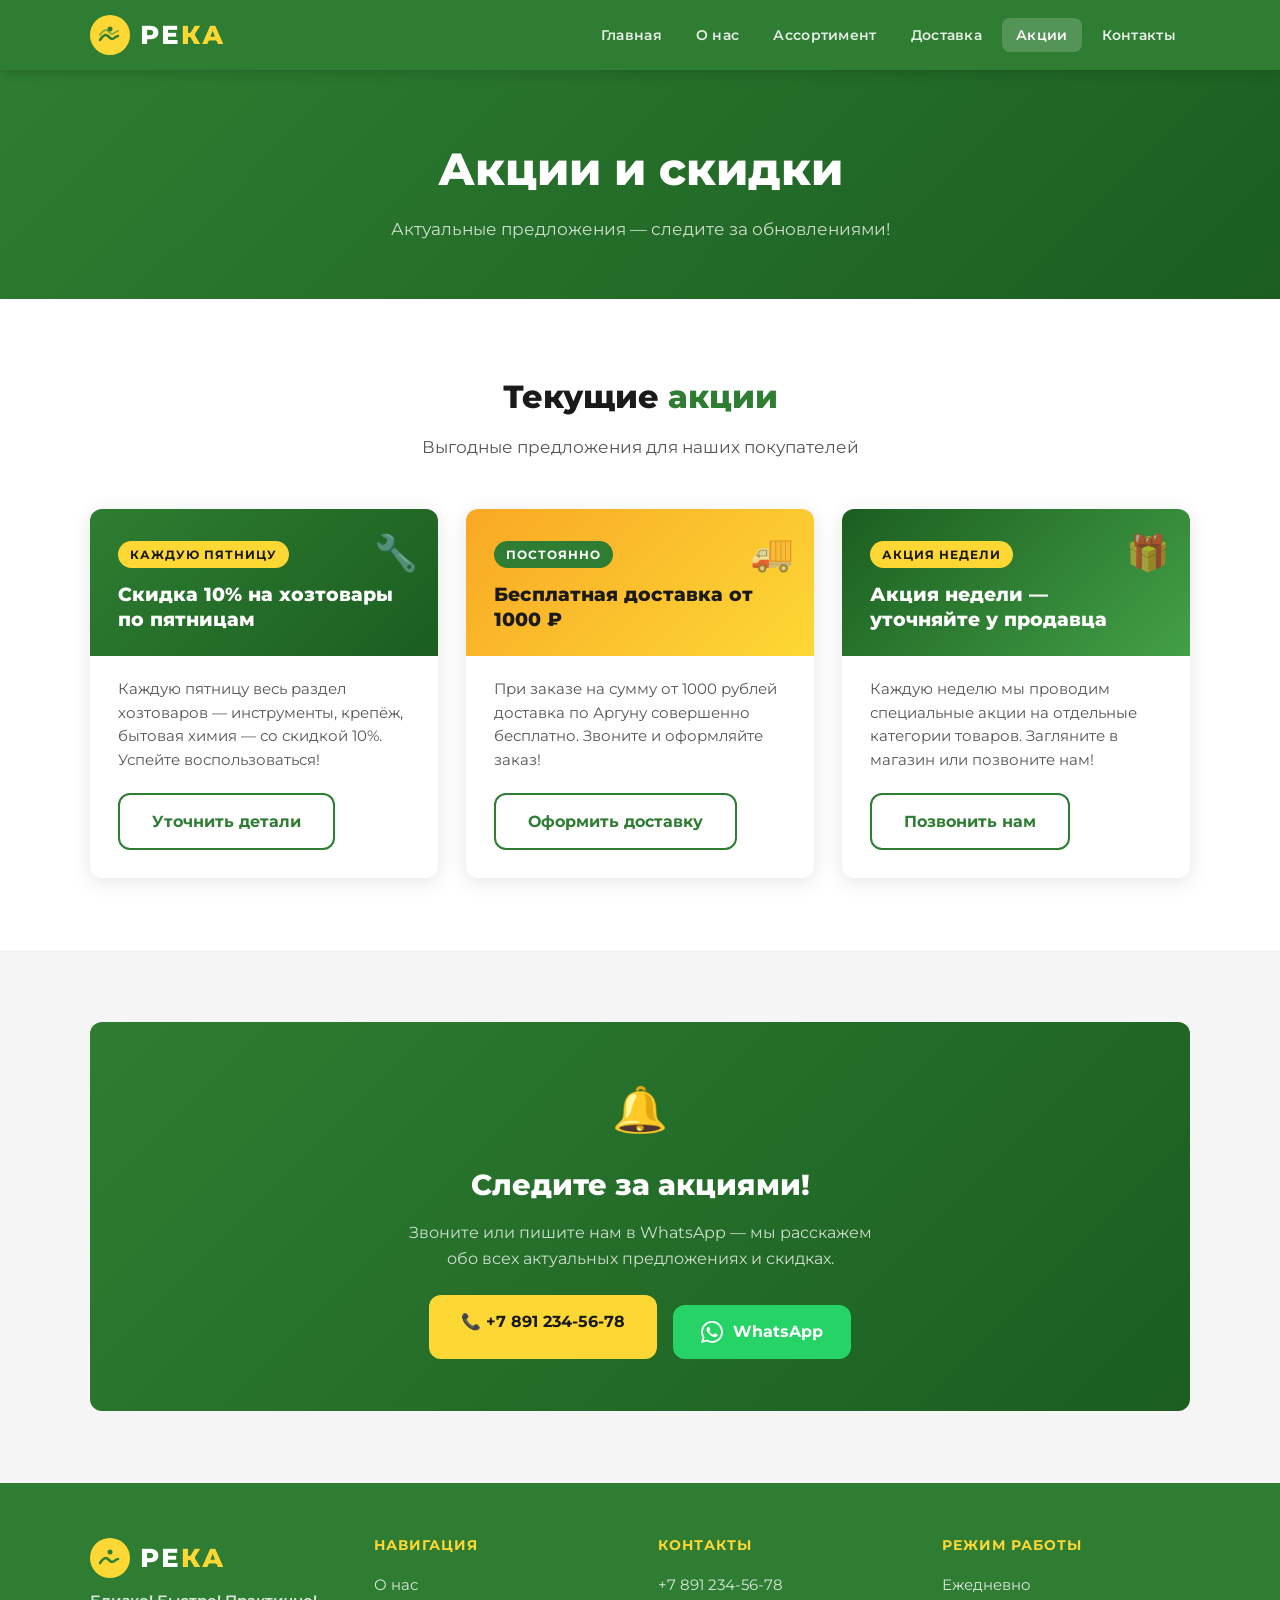
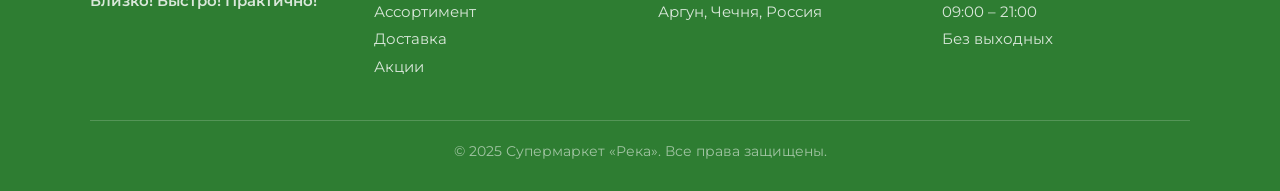
<file: promotions.html>
<!DOCTYPE html>
<html lang="ru">
<head>
  <meta charset="UTF-8" />
  <meta name="viewport" content="width=device-width, initial-scale=1.0" />
  <title>Акции — Супермаркет «Река»</title>
  <meta name="description" content="Акции и скидки в супермаркете Река, Аргун. Следите за выгодными предложениями!" />
  <link rel="stylesheet" href="css/style.css" />
</head>
<body>

  <!-- ── Navbar ── -->
  <nav class="navbar">
    <div class="container navbar__inner">
      <a href="index.html" class="logo">
        <div class="logo__icon">
          <svg viewBox="0 0 24 24" fill="none" xmlns="http://www.w3.org/2000/svg">
            <path d="M2 17c2-3 4-5 6-5s4 4 6 4 4-3 6-3" stroke="#2E7D32" stroke-width="2.5" stroke-linecap="round"/>
            <path d="M2 12c2-3 4-5 6-5s4 4 6 4 4-3 6-3" stroke="#2E7D32" stroke-width="2" stroke-linecap="round" opacity=".5"/>
            <circle cx="12" cy="6" r="2.5" fill="#2E7D32"/>
          </svg>
        </div>
        <span class="logo__text">РЕ<span>КА</span></span>
      </a>
      <ul class="nav-links">
        <li><a href="index.html">Главная</a></li>
        <li><a href="about.html">О нас</a></li>
        <li><a href="assortment.html">Ассортимент</a></li>
        <li><a href="delivery.html">Доставка</a></li>
        <li><a href="promotions.html">Акции</a></li>
        <li><a href="contacts.html">Контакты</a></li>
      </ul>
      <button class="hamburger" aria-label="Меню">
        <span></span><span></span><span></span>
      </button>
    </div>
    <div class="mobile-menu">
      <a href="index.html">Главная</a>
      <a href="about.html">О нас</a>
      <a href="assortment.html">Ассортимент</a>
      <a href="delivery.html">Доставка</a>
      <a href="promotions.html">Акции</a>
      <a href="contacts.html">Контакты</a>
    </div>
  </nav>

  <!-- ── Page Hero ── -->
  <section class="page-hero">
    <div class="container">
      <h1>Акции и скидки</h1>
      <p>Актуальные предложения — следите за обновлениями!</p>
    </div>
  </section>

  <!-- ── Promo Cards ── -->
  <section class="section">
    <div class="container">
      <h2 class="section-title">Текущие <span>акции</span></h2>
      <p class="section-subtitle">Выгодные предложения для наших покупателей</p>
      <div class="promo-grid">

        <div class="promo-card">
          <span class="promo-icon">🔧</span>
          <div class="promo-card__top">
            <span class="promo-badge">Каждую пятницу</span>
            <h3>Скидка 10% на хозтовары по пятницам</h3>
          </div>
          <div class="promo-card__body">
            <p>Каждую пятницу весь раздел хозтоваров — инструменты, крепёж, бытовая химия — со скидкой 10%. Успейте воспользоваться!</p>
            <a href="contacts.html" class="btn btn-outline">Уточнить детали</a>
          </div>
        </div>

        <div class="promo-card">
          <span class="promo-icon">🚚</span>
          <div class="promo-card__top">
            <span class="promo-badge">Постоянно</span>
            <h3>Бесплатная доставка от 1000 ₽</h3>
          </div>
          <div class="promo-card__body">
            <p>При заказе на сумму от 1000 рублей доставка по Аргуну совершенно бесплатно. Звоните и оформляйте заказ!</p>
            <a href="delivery.html" class="btn btn-outline">Оформить доставку</a>
          </div>
        </div>

        <div class="promo-card">
          <span class="promo-icon">🎁</span>
          <div class="promo-card__top">
            <span class="promo-badge">Акция недели</span>
            <h3>Акция недели — уточняйте у продавца</h3>
          </div>
          <div class="promo-card__body">
            <p>Каждую неделю мы проводим специальные акции на отдельные категории товаров. Загляните в магазин или позвоните нам!</p>
            <a href="contacts.html" class="btn btn-outline">Позвонить нам</a>
          </div>
        </div>

      </div>
    </div>
  </section>

  <!-- ── Newsletter / Follow CTA ── -->
  <section class="section section--light">
    <div class="container">
      <div style="background: linear-gradient(135deg, var(--green), #1B5E20); border-radius: 12px; padding: 52px 40px; text-align:center; color:#fff;">
        <div style="font-size:2.8rem;margin-bottom:16px;">🔔</div>
        <h2 style="font-size:1.8rem;font-weight:800;margin-bottom:12px;">Следите за акциями!</h2>
        <p style="color:rgba(255,255,255,.78);margin-bottom:24px;max-width:480px;margin-left:auto;margin-right:auto;">
          Звоните или пишите нам в WhatsApp — мы расскажем обо всех актуальных предложениях и скидках.
        </p>
        <div style="display:flex;gap:16px;justify-content:center;flex-wrap:wrap;">
          <a href="tel:+78912345678" class="btn btn-primary">📞 +7 891 234-56-78</a>
          <a href="https://wa.me/78912345678" target="_blank" rel="noopener" class="whatsapp-btn">
            <svg viewBox="0 0 24 24" xmlns="http://www.w3.org/2000/svg"><path d="M17.472 14.382c-.297-.149-1.758-.867-2.03-.967-.273-.099-.471-.148-.67.15-.197.297-.767.966-.94 1.164-.173.199-.347.223-.644.075-.297-.15-1.255-.463-2.39-1.475-.883-.788-1.48-1.761-1.653-2.059-.173-.297-.018-.458.13-.606.134-.133.298-.347.446-.52.149-.174.198-.298.298-.497.099-.198.05-.371-.025-.52-.075-.149-.669-1.612-.916-2.207-.242-.579-.487-.5-.669-.51-.173-.008-.371-.01-.57-.01-.198 0-.52.074-.792.372-.272.297-1.04 1.016-1.04 2.479 0 1.462 1.065 2.875 1.213 3.074.149.198 2.096 3.2 5.077 4.487.709.306 1.262.489 1.694.625.712.227 1.36.195 1.871.118.571-.085 1.758-.719 2.006-1.413.248-.694.248-1.289.173-1.413-.074-.124-.272-.198-.57-.347m-5.421 7.403h-.004a9.87 9.87 0 01-5.031-1.378l-.361-.214-3.741.982.998-3.648-.235-.374a9.86 9.86 0 01-1.51-5.26c.001-5.45 4.436-9.884 9.888-9.884 2.64 0 5.122 1.03 6.988 2.898a9.825 9.825 0 012.893 6.994c-.003 5.45-4.437 9.884-9.885 9.884m8.413-18.297A11.815 11.815 0 0012.05 0C5.495 0 .16 5.335.157 11.892c0 2.096.547 4.142 1.588 5.945L.057 24l6.305-1.654a11.882 11.882 0 005.683 1.448h.005c6.554 0 11.89-5.335 11.893-11.893a11.821 11.821 0 00-3.48-8.413Z"/></svg>
            WhatsApp
          </a>
        </div>
      </div>
    </div>
  </section>

  <!-- ── Footer ── -->
  <footer class="footer">
    <div class="container">
      <div class="footer__grid">
        <div class="footer__col">
          <a href="index.html" class="logo footer__logo">
            <div class="logo__icon">
              <svg viewBox="0 0 24 24" fill="none" xmlns="http://www.w3.org/2000/svg">
                <path d="M2 17c2-3 4-5 6-5s4 4 6 4 4-3 6-3" stroke="#2E7D32" stroke-width="2.5" stroke-linecap="round"/>
                <circle cx="12" cy="6" r="2.5" fill="#2E7D32"/>
              </svg>
            </div>
            <span class="logo__text">РЕ<span>КА</span></span>
          </a>
          <p class="footer__tagline">Близко! Быстро! Практично!</p>
        </div>
        <div class="footer__col">
          <h4>Навигация</h4>
          <a href="about.html" style="display:block">О нас</a>
          <a href="assortment.html" style="display:block">Ассортимент</a>
          <a href="delivery.html" style="display:block">Доставка</a>
          <a href="promotions.html" style="display:block">Акции</a>
        </div>
        <div class="footer__col">
          <h4>Контакты</h4>
          <a href="tel:+78912345678">+7 891 234-56-78</a>
          <p>Аргун, Чечня, Россия</p>
        </div>
        <div class="footer__col">
          <h4>Режим работы</h4>
          <p>Ежедневно<br>09:00 – 21:00<br>Без выходных</p>
        </div>
      </div>
      <div class="footer__bottom">
        © 2025 Супермаркет «Река». Все права защищены.
      </div>
    </div>
  </footer>

  <script src="js/main.js"></script>
</body>
</html>
</file>
<file: css/style.css>
/* =============================================
   Supermarket "Река" — Main Stylesheet
   ============================================= */

@import url('https://fonts.googleapis.com/css2?family=Montserrat:wght@400;500;600;700;800&display=swap');

/* ── Reset & Base ── */
*, *::before, *::after { box-sizing: border-box; margin: 0; padding: 0; }

:root {
  --green:   #2E7D32;
  --green-light: #43A047;
  --yellow:  #FDD835;
  --yellow-dark: #F9A825;
  --bg:      #FFFFFF;
  --bg-light:#F5F5F5;
  --text:    #1A1A1A;
  --text-muted: #555;
  --radius:  12px;
  --shadow:  0 4px 20px rgba(0,0,0,.10);
  --shadow-hover: 0 8px 32px rgba(0,0,0,.16);
  --transition: .25s ease;
}

html { scroll-behavior: smooth; }

body {
  font-family: 'Montserrat', sans-serif;
  color: var(--text);
  background: var(--bg);
  line-height: 1.6;
  font-size: 16px;
}

a { color: inherit; text-decoration: none; }
img { max-width: 100%; display: block; }
ul { list-style: none; }

.container {
  width: 100%;
  max-width: 1140px;
  margin: 0 auto;
  padding: 0 20px;
}

.section { padding: 72px 0; }
.section--light { background: var(--bg-light); }

.section-title {
  font-size: 2rem;
  font-weight: 800;
  text-align: center;
  margin-bottom: 12px;
  color: var(--text);
}

.section-title span { color: var(--green); }

.section-subtitle {
  text-align: center;
  color: var(--text-muted);
  font-size: 1.05rem;
  margin-bottom: 48px;
}

/* ── Buttons ── */
.btn {
  display: inline-block;
  padding: 14px 32px;
  border-radius: var(--radius);
  font-family: 'Montserrat', sans-serif;
  font-weight: 700;
  font-size: 1rem;
  cursor: pointer;
  border: none;
  transition: var(--transition);
  text-align: center;
}

.btn-primary {
  background: var(--yellow);
  color: var(--text);
}
.btn-primary:hover { background: var(--yellow-dark); transform: translateY(-2px); }

.btn-outline {
  background: transparent;
  color: var(--green);
  border: 2px solid var(--green);
}
.btn-outline:hover { background: var(--green); color: #fff; transform: translateY(-2px); }

/* ── Navbar ── */
.navbar {
  position: sticky;
  top: 0;
  z-index: 1000;
  background: var(--green);
  box-shadow: 0 2px 12px rgba(0,0,0,.18);
}

.navbar__inner {
  display: flex;
  align-items: center;
  justify-content: space-between;
  height: 70px;
}

/* Logo */
.logo {
  display: flex;
  align-items: center;
  gap: 10px;
  user-select: none;
}

.logo__icon {
  width: 40px;
  height: 40px;
  background: var(--yellow);
  border-radius: 50%;
  display: flex;
  align-items: center;
  justify-content: center;
  flex-shrink: 0;
}

.logo__icon svg {
  width: 24px;
  height: 24px;
}

.logo__text {
  font-size: 1.6rem;
  font-weight: 800;
  letter-spacing: 2px;
  color: #fff;
}

.logo__text span {
  color: var(--yellow);
}

/* Nav links */
.nav-links {
  display: flex;
  align-items: center;
  gap: 6px;
}

.nav-links a {
  color: rgba(255,255,255,.88);
  font-weight: 600;
  font-size: .9rem;
  padding: 8px 14px;
  border-radius: 8px;
  transition: var(--transition);
  letter-spacing: .3px;
}

.nav-links a:hover,
.nav-links a.active {
  background: rgba(255,255,255,.18);
  color: #fff;
}

/* Hamburger */
.hamburger {
  display: none;
  flex-direction: column;
  gap: 5px;
  cursor: pointer;
  padding: 6px;
  background: none;
  border: none;
}

.hamburger span {
  display: block;
  width: 26px;
  height: 3px;
  background: #fff;
  border-radius: 3px;
  transition: var(--transition);
}

.hamburger.open span:nth-child(1) { transform: translateY(8px) rotate(45deg); }
.hamburger.open span:nth-child(2) { opacity: 0; }
.hamburger.open span:nth-child(3) { transform: translateY(-8px) rotate(-45deg); }

/* Mobile menu */
.mobile-menu {
  display: none;
  flex-direction: column;
  background: var(--green);
  padding: 12px 20px 20px;
}

.mobile-menu.open { display: flex; }

.mobile-menu a {
  color: rgba(255,255,255,.9);
  font-weight: 600;
  font-size: 1rem;
  padding: 12px 0;
  border-bottom: 1px solid rgba(255,255,255,.12);
  transition: var(--transition);
}

.mobile-menu a:last-child { border-bottom: none; }
.mobile-menu a:hover { color: var(--yellow); }

/* ── Footer ── */
.footer {
  background: var(--green);
  color: rgba(255,255,255,.9);
  padding: 52px 0 28px;
}

.footer__grid {
  display: grid;
  grid-template-columns: repeat(auto-fit, minmax(200px, 1fr));
  gap: 36px;
  margin-bottom: 40px;
}

.footer__logo .logo__text { color: #fff; }

.footer__tagline {
  color: var(--yellow);
  font-size: .9rem;
  font-weight: 600;
  margin-top: 6px;
}

.footer__col h4 {
  font-size: .85rem;
  text-transform: uppercase;
  letter-spacing: 1px;
  color: var(--yellow);
  margin-bottom: 14px;
}

.footer__col p,
.footer__col a {
  font-size: .95rem;
  color: rgba(255,255,255,.82);
  line-height: 1.8;
}

.footer__col a:hover { color: var(--yellow); }

.footer__bottom {
  border-top: 1px solid rgba(255,255,255,.18);
  padding-top: 20px;
  text-align: center;
  font-size: .85rem;
  color: rgba(255,255,255,.55);
}

/* ── Hero ── */
.hero {
  background: linear-gradient(135deg, var(--green) 0%, #1B5E20 60%, #2E7D32 100%);
  color: #fff;
  padding: 100px 0 90px;
  position: relative;
  overflow: hidden;
}

.hero::before {
  content: '';
  position: absolute;
  right: -120px;
  top: -80px;
  width: 520px;
  height: 520px;
  background: radial-gradient(circle, rgba(253,216,53,.18) 0%, transparent 70%);
  pointer-events: none;
}

.hero::after {
  content: '';
  position: absolute;
  left: -60px;
  bottom: -100px;
  width: 400px;
  height: 400px;
  background: radial-gradient(circle, rgba(253,216,53,.10) 0%, transparent 70%);
  pointer-events: none;
}

.hero__content { position: relative; z-index: 1; max-width: 660px; }

.hero__badge {
  display: inline-block;
  background: rgba(253,216,53,.22);
  color: var(--yellow);
  font-size: .82rem;
  font-weight: 700;
  letter-spacing: 1.5px;
  text-transform: uppercase;
  padding: 6px 16px;
  border-radius: 20px;
  margin-bottom: 20px;
  border: 1px solid rgba(253,216,53,.35);
}

.hero__title {
  font-size: clamp(2.4rem, 6vw, 3.8rem);
  font-weight: 800;
  line-height: 1.15;
  margin-bottom: 16px;
}

.hero__title span { color: var(--yellow); }

.hero__tagline {
  font-size: 1.3rem;
  font-weight: 600;
  color: rgba(255,255,255,.85);
  margin-bottom: 12px;
}

.hero__sub {
  font-size: 1rem;
  color: rgba(255,255,255,.7);
  margin-bottom: 36px;
}

.hero__actions { display: flex; gap: 16px; flex-wrap: wrap; }

/* ── Cards ── */
.card {
  background: #fff;
  border-radius: var(--radius);
  box-shadow: var(--shadow);
  padding: 32px 28px;
  transition: var(--transition);
}

.card:hover {
  box-shadow: var(--shadow-hover);
  transform: translateY(-4px);
}

/* ── Why Us ── */
.features-grid {
  display: grid;
  grid-template-columns: repeat(auto-fit, minmax(240px, 1fr));
  gap: 28px;
}

.feature-card {
  text-align: center;
}

.feature-card__icon {
  width: 72px;
  height: 72px;
  background: linear-gradient(135deg, var(--green), var(--green-light));
  border-radius: 50%;
  display: flex;
  align-items: center;
  justify-content: center;
  margin: 0 auto 20px;
  font-size: 2rem;
}

.feature-card h3 {
  font-size: 1.15rem;
  font-weight: 700;
  margin-bottom: 10px;
}

.feature-card p { color: var(--text-muted); font-size: .95rem; }

/* ── Hours Block ── */
.hours-block {
  background: linear-gradient(135deg, var(--green), #1B5E20);
  color: #fff;
  border-radius: var(--radius);
  padding: 52px 40px;
  text-align: center;
  max-width: 680px;
  margin: 0 auto;
}

.hours-block__icon { font-size: 3rem; margin-bottom: 16px; }

.hours-block h2 {
  font-size: 1.8rem;
  font-weight: 800;
  margin-bottom: 12px;
}

.hours-block p {
  font-size: 1.25rem;
  color: var(--yellow);
  font-weight: 700;
}

.hours-block small {
  display: block;
  margin-top: 8px;
  color: rgba(255,255,255,.7);
  font-size: .9rem;
}

/* ── Delivery Teaser ── */
.delivery-teaser {
  background: var(--yellow);
  border-radius: var(--radius);
  padding: 52px 40px;
  text-align: center;
  max-width: 720px;
  margin: 0 auto;
}

.delivery-teaser__icon { font-size: 3rem; margin-bottom: 16px; }

.delivery-teaser h2 {
  font-size: 1.8rem;
  font-weight: 800;
  color: var(--text);
  margin-bottom: 12px;
}

.delivery-teaser p {
  font-size: 1rem;
  color: #333;
  margin-bottom: 24px;
}

/* ── Page Hero (inner pages) ── */
.page-hero {
  background: linear-gradient(135deg, var(--green), #1B5E20);
  color: #fff;
  padding: 64px 0 56px;
  text-align: center;
}

.page-hero h1 {
  font-size: clamp(2rem, 5vw, 2.8rem);
  font-weight: 800;
  margin-bottom: 10px;
}

.page-hero p {
  color: rgba(255,255,255,.78);
  font-size: 1.05rem;
}

/* ── About ── */
.about-grid {
  display: grid;
  grid-template-columns: 1fr 1fr;
  gap: 52px;
  align-items: center;
}

.about-visual {
  background: linear-gradient(135deg, var(--green), #1B5E20);
  border-radius: var(--radius);
  height: 380px;
  display: flex;
  flex-direction: column;
  align-items: center;
  justify-content: center;
  color: #fff;
  text-align: center;
  gap: 16px;
}

.about-visual .big-icon { font-size: 6rem; }

.about-visual h3 {
  font-size: 1.6rem;
  font-weight: 800;
}

.about-visual p { color: rgba(255,255,255,.75); font-size: .95rem; }

.about-text h2 {
  font-size: 1.9rem;
  font-weight: 800;
  margin-bottom: 18px;
}

.about-text h2 span { color: var(--green); }

.about-text p {
  color: var(--text-muted);
  margin-bottom: 16px;
  font-size: .98rem;
}

.values-list { margin-top: 28px; display: flex; flex-direction: column; gap: 14px; }

.value-item {
  display: flex;
  align-items: flex-start;
  gap: 14px;
}

.value-item__icon {
  width: 42px;
  height: 42px;
  background: var(--yellow);
  border-radius: 10px;
  display: flex;
  align-items: center;
  justify-content: center;
  font-size: 1.3rem;
  flex-shrink: 0;
}

.value-item__text h4 {
  font-size: 1rem;
  font-weight: 700;
  margin-bottom: 2px;
}

.value-item__text p {
  font-size: .88rem;
  color: var(--text-muted);
  margin: 0;
}

/* ── Assortment ── */
.assortment-grid {
  display: grid;
  grid-template-columns: repeat(auto-fit, minmax(300px, 1fr));
  gap: 32px;
}

.category-card {
  background: #fff;
  border-radius: var(--radius);
  box-shadow: var(--shadow);
  overflow: hidden;
  transition: var(--transition);
}

.category-card:hover {
  box-shadow: var(--shadow-hover);
  transform: translateY(-5px);
}

.category-card__header {
  padding: 40px 28px 28px;
  text-align: center;
}

.category-card__header--green { background: linear-gradient(135deg, var(--green), #1B5E20); }
.category-card__header--yellow { background: linear-gradient(135deg, var(--yellow-dark), var(--yellow)); }

.category-card__emoji { font-size: 4rem; margin-bottom: 12px; }

.category-card__header h3 {
  font-size: 1.4rem;
  font-weight: 800;
  color: #fff;
}

.category-card__header--yellow h3 { color: var(--text); }

.category-card__body { padding: 24px 28px; }

.category-card__body p {
  color: var(--text-muted);
  font-size: .95rem;
  margin-bottom: 20px;
}

.tag-list { display: flex; flex-wrap: wrap; gap: 8px; }

.tag {
  background: var(--bg-light);
  color: var(--green);
  font-size: .78rem;
  font-weight: 600;
  padding: 4px 12px;
  border-radius: 20px;
  border: 1px solid #e0e0e0;
}

/* ── Delivery ── */
.delivery-steps {
  display: grid;
  grid-template-columns: repeat(auto-fit, minmax(200px, 1fr));
  gap: 24px;
  counter-reset: step;
}

.step-card {
  background: #fff;
  border-radius: var(--radius);
  box-shadow: var(--shadow);
  padding: 32px 24px;
  text-align: center;
  position: relative;
  transition: var(--transition);
}

.step-card:hover { box-shadow: var(--shadow-hover); transform: translateY(-4px); }

.step-card__num {
  width: 48px;
  height: 48px;
  background: var(--green);
  color: #fff;
  border-radius: 50%;
  display: flex;
  align-items: center;
  justify-content: center;
  font-size: 1.25rem;
  font-weight: 800;
  margin: 0 auto 16px;
}

.step-card__icon { font-size: 2.2rem; margin-bottom: 12px; }

.step-card h3 {
  font-size: 1.05rem;
  font-weight: 700;
  margin-bottom: 8px;
}

.step-card p { color: var(--text-muted); font-size: .9rem; }

.delivery-info-box {
  background: linear-gradient(135deg, var(--green), #1B5E20);
  color: #fff;
  border-radius: var(--radius);
  padding: 44px 40px;
  text-align: center;
}

.delivery-info-box h2 {
  font-size: 1.7rem;
  font-weight: 800;
  margin-bottom: 16px;
}

.delivery-info-box .phone-link {
  font-size: 1.8rem;
  font-weight: 800;
  color: var(--yellow);
  display: inline-block;
  margin: 8px 0 16px;
  transition: var(--transition);
}

.delivery-info-box .phone-link:hover { color: #fff; }

.delivery-info-box p { color: rgba(255,255,255,.78); font-size: .98rem; }

/* ── Promotions ── */
.promo-grid {
  display: grid;
  grid-template-columns: repeat(auto-fit, minmax(280px, 1fr));
  gap: 28px;
}

.promo-card {
  background: #fff;
  border-radius: var(--radius);
  box-shadow: var(--shadow);
  overflow: hidden;
  transition: var(--transition);
  position: relative;
}

.promo-card:hover {
  box-shadow: var(--shadow-hover);
  transform: translateY(-5px);
}

.promo-card__top {
  background: linear-gradient(135deg, var(--green), #1B5E20);
  padding: 32px 28px 24px;
}

.promo-card:nth-child(2) .promo-card__top {
  background: linear-gradient(135deg, var(--yellow-dark), var(--yellow));
}

.promo-card:nth-child(3) .promo-card__top {
  background: linear-gradient(135deg, #1B5E20, var(--green-light));
}

.promo-badge {
  display: inline-block;
  background: var(--yellow);
  color: var(--text);
  font-size: .75rem;
  font-weight: 700;
  text-transform: uppercase;
  letter-spacing: 1px;
  padding: 4px 12px;
  border-radius: 20px;
  margin-bottom: 14px;
}

.promo-card:nth-child(2) .promo-badge { background: var(--green); color: #fff; }

.promo-card__top h3 {
  font-size: 1.2rem;
  font-weight: 800;
  color: #fff;
  line-height: 1.3;
}

.promo-card:nth-child(2) .promo-card__top h3 { color: var(--text); }

.promo-card__body { padding: 22px 28px 28px; }

.promo-card__body p {
  color: var(--text-muted);
  font-size: .93rem;
  margin-bottom: 20px;
}

.promo-icon {
  position: absolute;
  top: 16px;
  right: 20px;
  font-size: 2.2rem;
  opacity: .55;
}

/* ── Contacts ── */
.contacts-grid {
  display: grid;
  grid-template-columns: 1fr 1fr;
  gap: 40px;
}

.contact-item {
  display: flex;
  align-items: flex-start;
  gap: 18px;
  padding: 28px;
  background: #fff;
  border-radius: var(--radius);
  box-shadow: var(--shadow);
  transition: var(--transition);
}

.contact-item:hover { box-shadow: var(--shadow-hover); transform: translateY(-3px); }

.contact-item__icon {
  width: 52px;
  height: 52px;
  background: var(--green);
  border-radius: 12px;
  display: flex;
  align-items: center;
  justify-content: center;
  font-size: 1.6rem;
  flex-shrink: 0;
}

.contact-item__text h4 {
  font-size: .82rem;
  text-transform: uppercase;
  letter-spacing: 1px;
  color: var(--text-muted);
  margin-bottom: 6px;
  font-weight: 600;
}

.contact-item__text a,
.contact-item__text p {
  font-size: 1.05rem;
  font-weight: 700;
  color: var(--text);
}

.contact-item__text a:hover { color: var(--green); }

.map-placeholder {
  background: linear-gradient(135deg, var(--green), #1B5E20);
  border-radius: var(--radius);
  height: 280px;
  display: flex;
  flex-direction: column;
  align-items: center;
  justify-content: center;
  color: #fff;
  text-align: center;
  gap: 12px;
  position: relative;
  overflow: hidden;
}

.map-placeholder::before {
  content: '';
  position: absolute;
  inset: 0;
  background: url("data:image/svg+xml,%3Csvg width='60' height='60' viewBox='0 0 60 60' xmlns='http://www.w3.org/2000/svg'%3E%3Cg fill='none' fill-rule='evenodd'%3E%3Cg fill='%23ffffff' fill-opacity='0.05'%3E%3Cpath d='M36 34v-4h-2v4h-4v2h4v4h2v-4h4v-2h-4zm0-30V0h-2v4h-4v2h4v4h2V6h4V4h-4zM6 34v-4H4v4H0v2h4v4h2v-4h4v-2H6zM6 4V0H4v4H0v2h4v4h2V6h4V4H6z'/%3E%3C/g%3E%3C/g%3E%3C/svg%3E");
}

.map-placeholder .map-icon { font-size: 3.5rem; position: relative; }

.map-placeholder h3 {
  font-size: 1.25rem;
  font-weight: 800;
  position: relative;
}

.map-placeholder p {
  color: rgba(255,255,255,.75);
  font-size: .9rem;
  position: relative;
}

.whatsapp-btn {
  display: inline-flex;
  align-items: center;
  gap: 10px;
  background: #25D366;
  color: #fff;
  font-family: 'Montserrat', sans-serif;
  font-weight: 700;
  font-size: 1rem;
  padding: 14px 28px;
  border-radius: var(--radius);
  border: none;
  cursor: pointer;
  text-decoration: none;
  transition: var(--transition);
  margin-top: 10px;
}

.whatsapp-btn:hover { background: #1da851; transform: translateY(-2px); color: #fff; }

.whatsapp-btn svg { width: 22px; height: 22px; fill: #fff; }

/* ── Breadcrumb ── */
.breadcrumb {
  padding: 14px 0;
  font-size: .85rem;
  color: var(--text-muted);
}

.breadcrumb a { color: var(--green); font-weight: 600; }
.breadcrumb a:hover { text-decoration: underline; }
.breadcrumb span { margin: 0 6px; }

/* ── Responsive ── */
@media (max-width: 900px) {
  .about-grid { grid-template-columns: 1fr; }
  .about-visual { height: 240px; }
  .contacts-grid { grid-template-columns: 1fr; }
}

@media (max-width: 768px) {
  .nav-links { display: none; }
  .hamburger { display: flex; }

  .hero { padding: 72px 0 64px; }
  .section { padding: 52px 0; }
  .section-title { font-size: 1.6rem; }

  .hours-block,
  .delivery-teaser { padding: 36px 24px; }

  .delivery-info-box { padding: 32px 24px; }
  .delivery-info-box .phone-link { font-size: 1.4rem; }
}

@media (max-width: 480px) {
  .hero__actions { flex-direction: column; }
  .hero__actions .btn { width: 100%; text-align: center; }
  .assortment-grid { grid-template-columns: 1fr; }
  .promo-grid { grid-template-columns: 1fr; }
}
</file>
